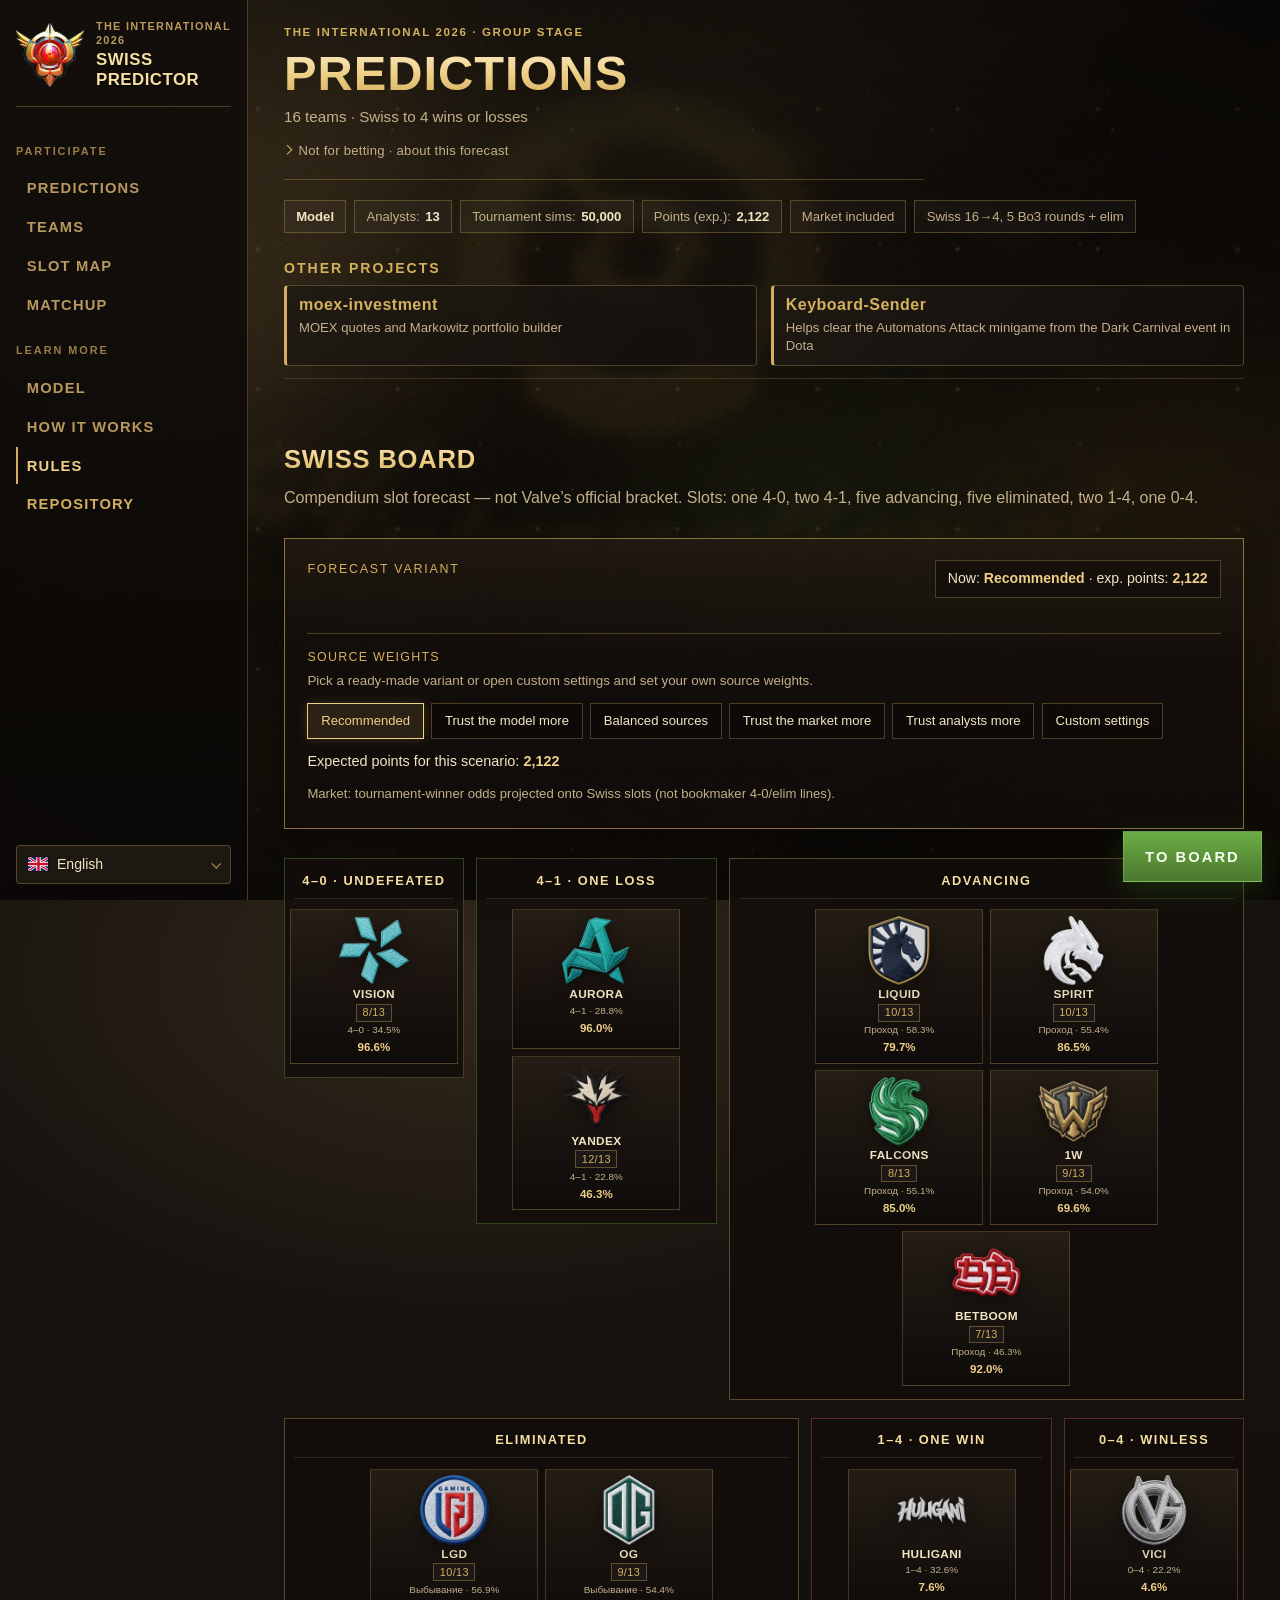
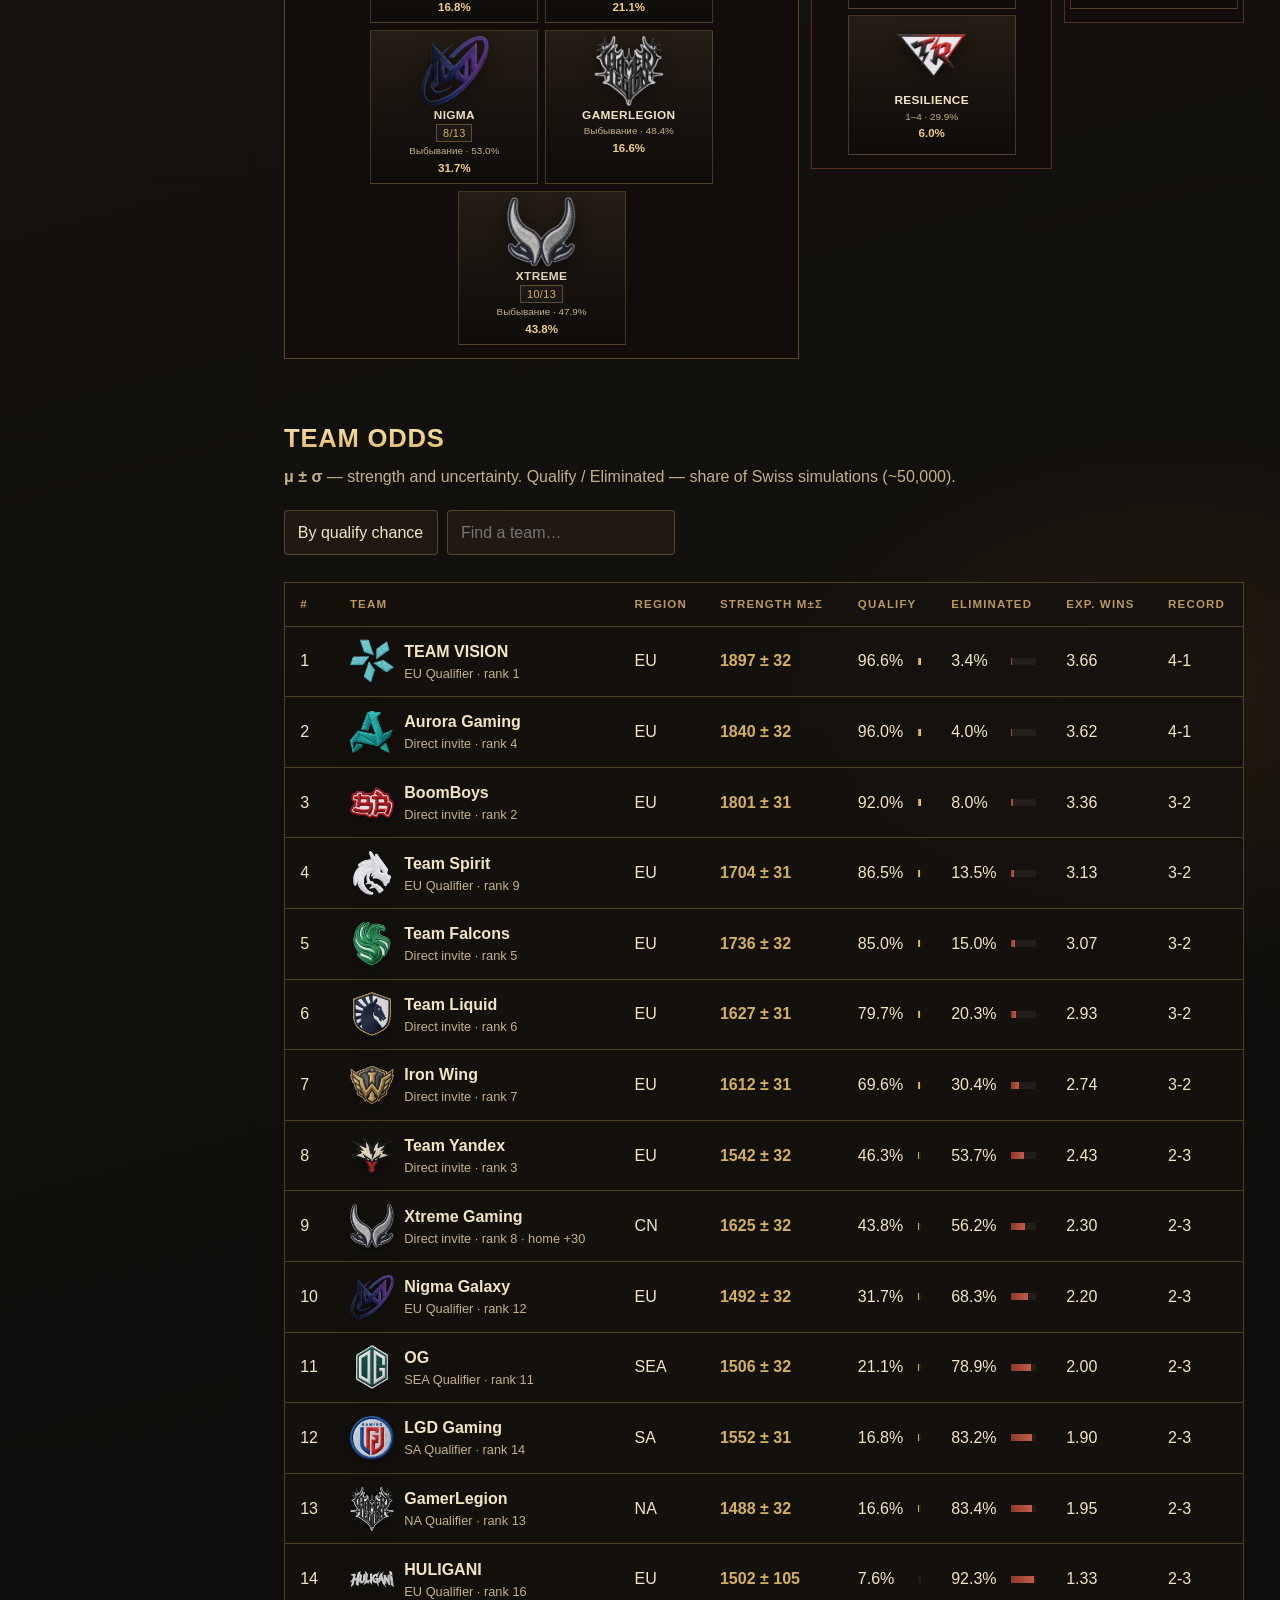
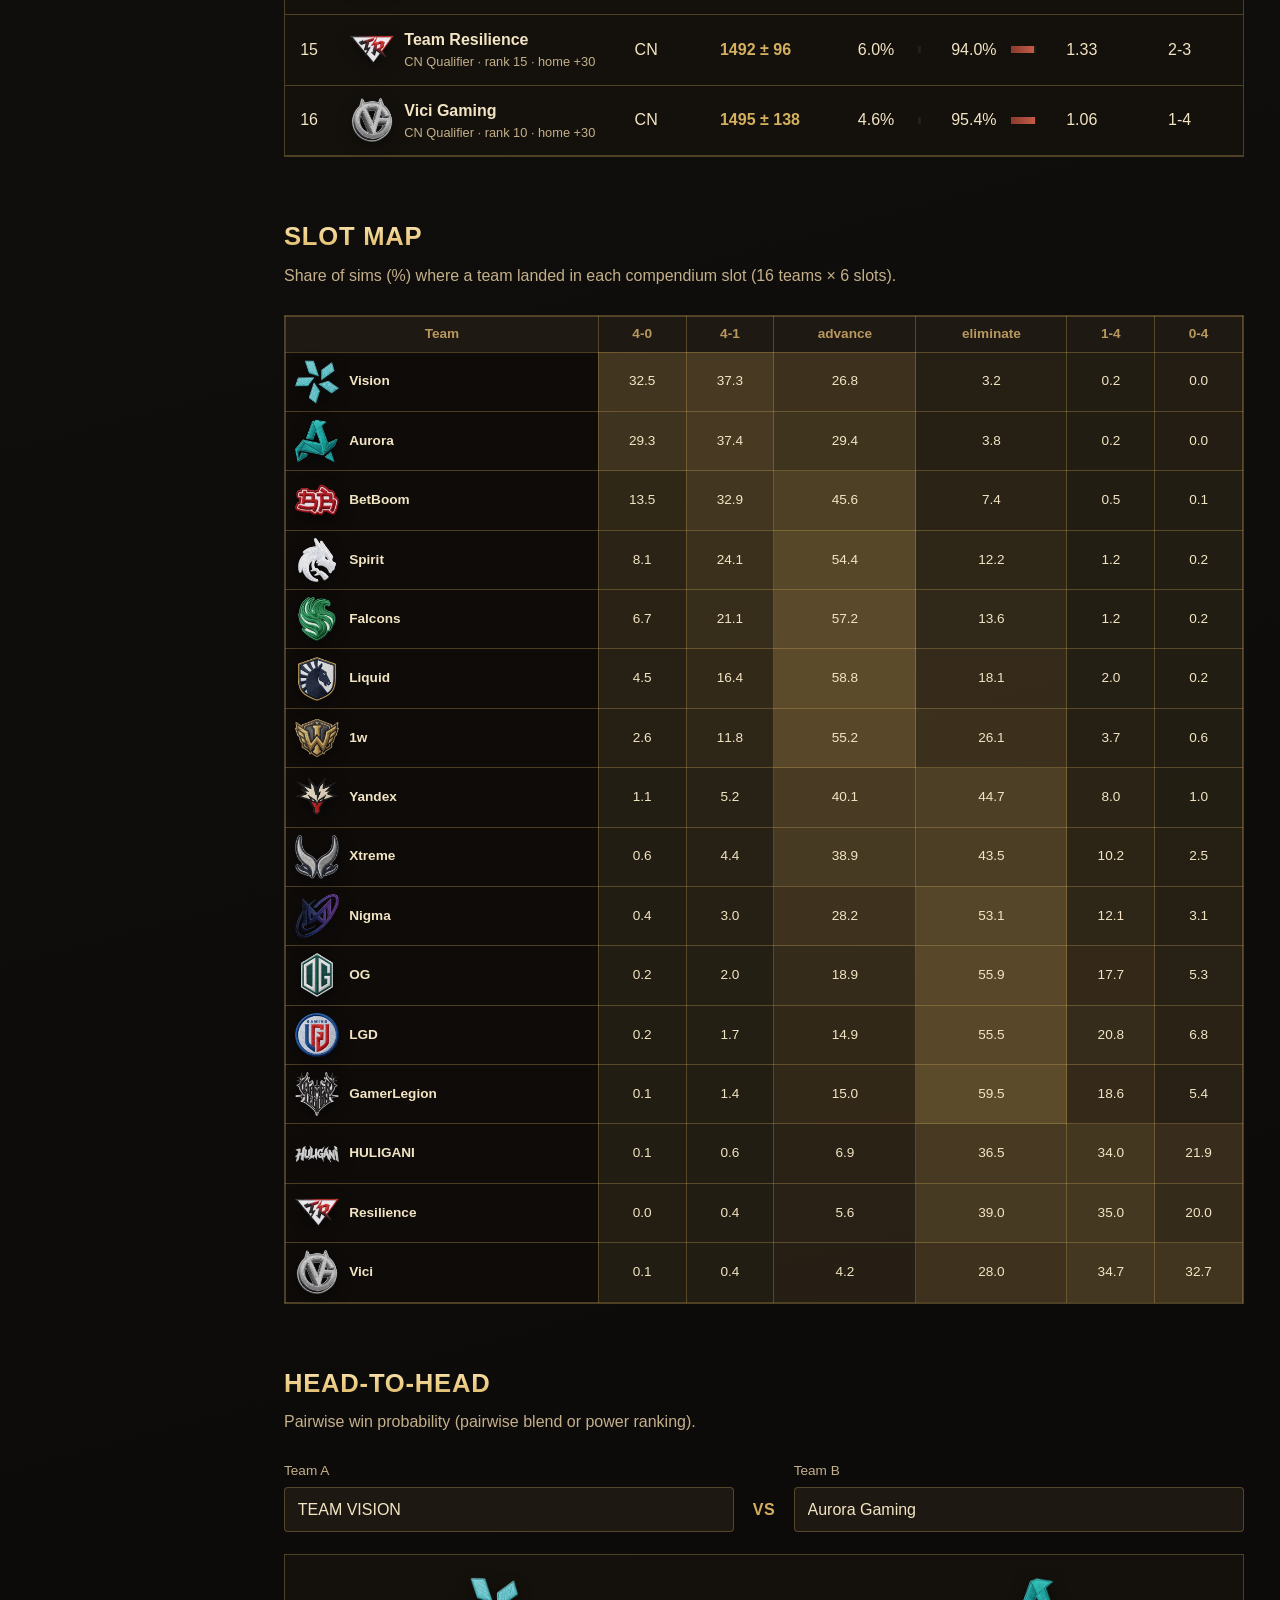
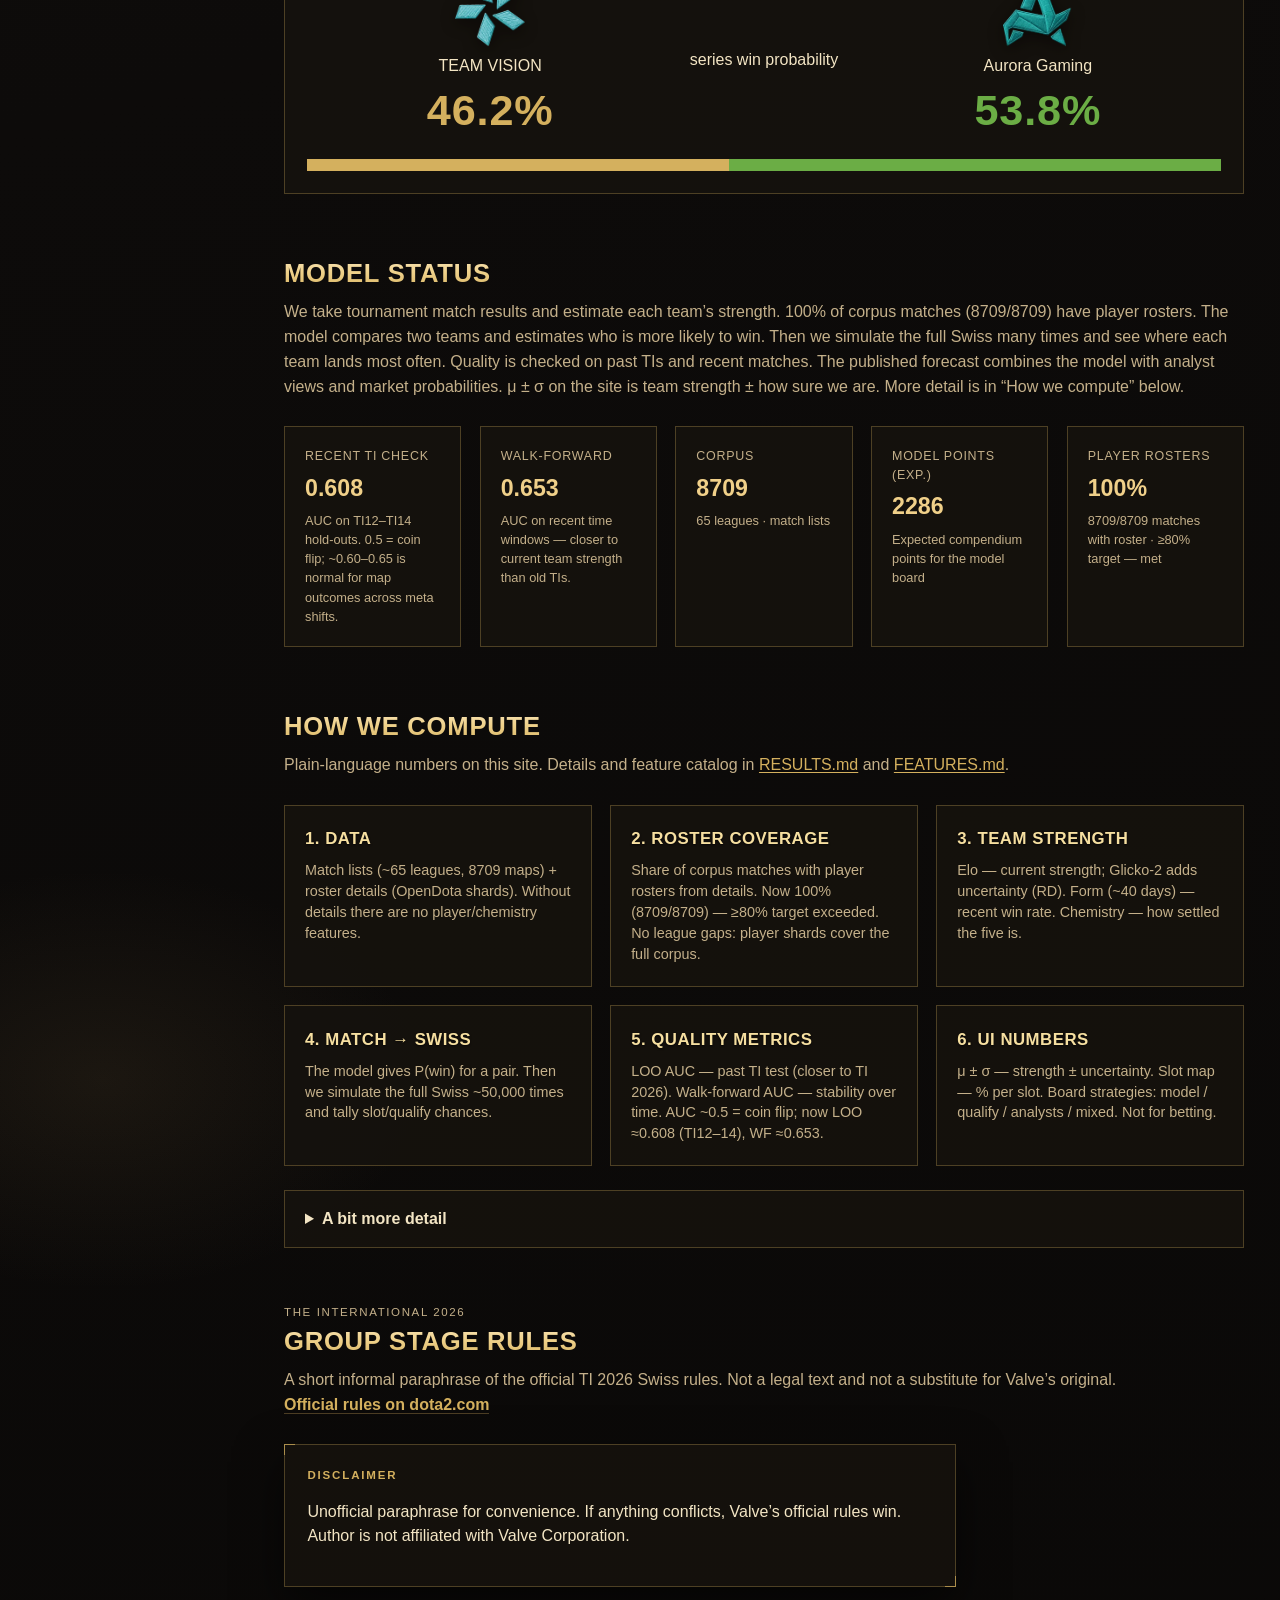
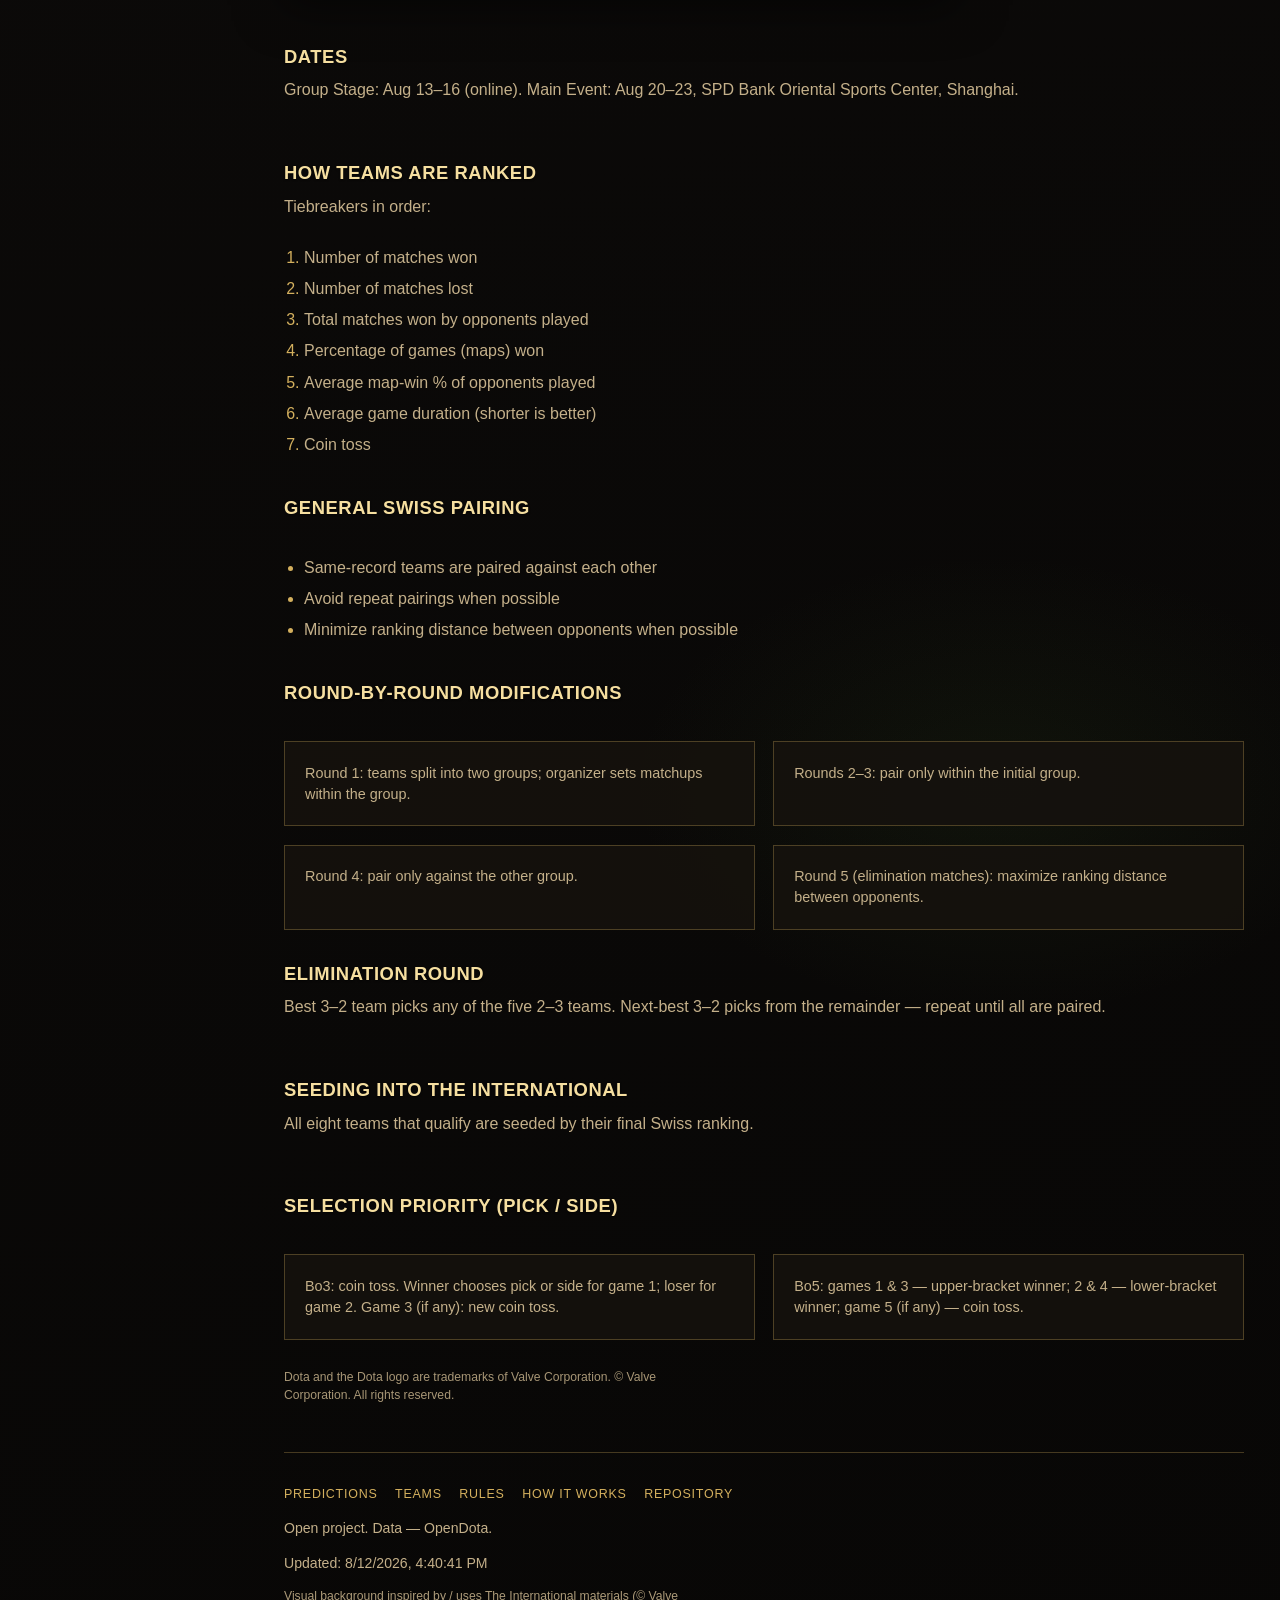
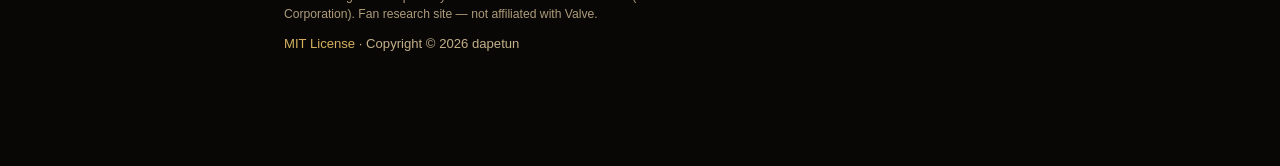
<file: docs/index.html>
<!DOCTYPE html>
<html lang="ru">
<head>
  <meta charset="UTF-8" />
  <meta name="viewport" content="width=device-width, initial-scale=1" />
  <title data-i18n="meta.title">TI 2026 · Прогноз Swiss</title>
  <meta name="description" data-i18n="meta.description" content="Прогноз групповой стадии The International 2026" />
  <!-- CSP hint: GitHub Pages cannot set HTTP CSP headers from static HTML alone.
       Tighten via Pages/custom headers when available. Fonts: Google Fonts CDN
       (IBM Plex Sans + Noto Sans + Roboto); self-host to drop third-party if needed. -->
  <meta
    http-equiv="Content-Security-Policy"
    content="default-src 'self'; script-src 'self'; style-src 'self' 'unsafe-inline' https://fonts.googleapis.com; font-src 'self' https://fonts.gstatic.com; img-src 'self' data:; connect-src 'self'; base-uri 'self'; form-action 'self'"
  />
  <link rel="preconnect" href="https://fonts.googleapis.com" />
  <link rel="preconnect" href="https://fonts.gstatic.com" crossorigin />
  <link href="https://fonts.googleapis.com/css2?family=IBM+Plex+Sans:wght@500;600;700&family=Noto+Sans:wght@400;500;600;700&family=Roboto:wght@400;500;600;700&display=swap" rel="stylesheet" />
  <link rel="stylesheet" href="assets/css/style.css" />
</head>
<body>
  <div class="atmosphere" aria-hidden="true">
    <!-- TI refs: darkened/blurred ambient only — not a Valve brand banner -->
    <div class="atmosphere-photo atmosphere-photo--scene"></div>
    <div class="atmosphere-photo atmosphere-photo--carpet"></div>
    <div class="atmosphere-photo atmosphere-photo--gold"></div>
    <div class="atmosphere-photo-veil"></div>
    <div class="haze"></div>
    <div class="mesh"></div>
    <div class="glow glow-a"></div>
    <div class="glow glow-b"></div>
    <div class="glow glow-c"></div>
    <div class="embers"></div>
    <div class="noise"></div>
    <div class="vignette"></div>
  </div>

  <div class="app-shell">
    <aside class="sidebar" id="sidebar">
      <a class="sidebar-brand" href="#board">
        <img
          class="brand-aegis"
          src="assets/img/brand-mark.png"
          alt=""
          width="68"
          height="68"
          decoding="async"
        />
        <div class="brand-copy">
          <p class="brand-kicker" data-i18n="brand.kicker">The International 2026</p>
          <h1 class="brand-title" data-i18n="brand.title">Прогноз Swiss</h1>
        </div>
      </a>

      <p class="nav-group-label" data-i18n="nav.group.participate">Участвуйте</p>
      <nav class="side-nav" data-i18n-aria="nav.aria.primary" aria-label="Primary">
        <a href="#board" data-i18n="nav.board">Прогнозы</a>
        <a href="#standings" data-i18n="nav.standings">Команды</a>
        <a href="#heatmap" data-i18n="nav.heatmap">Карта слотов</a>
        <a href="#matchup" data-i18n="nav.matchup">Матч</a>
      </nav>

      <p class="nav-group-label" data-i18n="nav.group.support">Подробнее</p>
      <nav class="side-nav" data-i18n-aria="nav.aria.secondary" aria-label="Secondary">
        <a href="#model" data-i18n="nav.model">Модель</a>
        <a href="#how" data-i18n="nav.how">Как считаем</a>
        <a href="#rules" data-i18n="nav.rules">Правила</a>
        <a class="nav-github" href="https://github.com/dapetun/dota-TI2026-predict" id="repo-link" rel="noopener noreferrer" target="_blank" data-i18n="nav.repo">Репозиторий</a>
      </nav>

      <div class="sidebar-foot">
        <div class="lang-switch" id="lang-switcher">
          <span class="sr-only" id="lang-switch-label" data-i18n="lang.label">Язык</span>
          <button
            type="button"
            class="lang-switch-btn"
            id="lang-switch-btn"
            aria-haspopup="listbox"
            aria-expanded="false"
            aria-controls="lang-switch-list"
            aria-labelledby="lang-switch-label"
          >
            <img class="lang-flag" id="lang-switch-flag" src="assets/img/flags/ru.svg" alt="" width="20" height="14" decoding="async" />
            <span class="lang-switch-text" id="lang-switch-text">Русский</span>
            <span class="lang-switch-chevron" aria-hidden="true"></span>
          </button>
          <ul class="lang-switch-list" id="lang-switch-list" role="listbox" hidden></ul>
        </div>
      </div>
    </aside>

    <div class="app-main">
      <header class="topbar">
        <p class="eyebrow" data-i18n="hero.eyebrow">The International 2026 · Групповая стадия</p>
        <h2 class="page-title" data-i18n="hero.title">Прогнозы</h2>
        <p class="page-lead" id="hero-lead" data-i18n="hero.lead">
          16 команд · Swiss до 4 побед или поражений
        </p>
        <details class="topbar-note" id="disclaimer-card">
          <summary data-i18n="disclaimer.summary">Не для ставок · кратко о прогнозе</summary>
          <p id="disclaimer-text" data-i18n="disclaimer.body">Загрузка…</p>
          <ul id="meta-warnings" class="meta-warnings" hidden></ul>
        </details>
      </header>

      <div class="hero-meta" id="hero-meta"></div>
      <p class="fallback-banner" id="fallback-banner" hidden></p>

      <aside class="other-projects-strip" aria-labelledby="other-projects-title">
        <p class="other-projects-label" id="other-projects-title" data-i18n="projects.title">Другие проекты</p>
        <div class="other-projects-grid">
          <a
            class="project-banner"
            href="https://github.com/dapetun/moex-investment"
            rel="noopener noreferrer"
            target="_blank"
          >
            <span class="project-banner-name">moex-investment</span>
            <span class="project-banner-desc" data-i18n="projects.moex.desc">Котировки Мосбиржи и портфель по Марковицу</span>
          </a>
          <a
            class="project-banner"
            href="https://github.com/dapetun/Keyboard-Sender"
            rel="noopener noreferrer"
            target="_blank"
          >
            <span class="project-banner-name">Keyboard-Sender</span>
            <span class="project-banner-desc" data-i18n="projects.keyboard.desc">Помогает пройти мини-игру «Атака автоматонов» из ивента «Тёмный карнавал» в Dota</span>
          </a>
        </div>
      </aside>

      <main>
        <section class="section section-board" id="board">
          <div class="section-head">
            <h3 data-i18n="board.title">Доска Swiss</h3>
            <p data-i18n="board.lead">
              Прогноз слотов компендиума — не официальная сетка Valve. Слоты: один 4-0, два 4-1, пять на проход, пять на выбывание, два 1-4, один 0-4.
            </p>
          </div>

          <div class="mode-panel" id="mode-panel">
            <div class="mode-panel-head">
              <div>
                <p class="mode-panel-label" data-i18n="mode.title">Смешивание источников</p>
              </div>
              <p class="mode-current" id="mode-summary"></p>
            </div>

            <div class="mode-groups" id="mode-groups" hidden></div>
            <div class="mode-variants" id="mode-variants" hidden></div>

            <label class="sr-only" for="board-strategy" data-i18n="board.strategy_label">Стратегия доски</label>
            <select id="board-strategy" class="sr-only-select" tabindex="-1" aria-hidden="true">
              <option value="points_optimal" data-i18n="strategy.points_optimal">Модель · максимум очков</option>
              <option value="qualify_rank" data-i18n="strategy.qualify_rank">Модель · по шансу пройти</option>
              <option value="analyst_consensus" data-i18n="strategy.analyst_consensus">Консенсус аналитиков</option>
              <option value="fusion" data-i18n="strategy.fusion">Рекомендуемый</option>
              <option value="fusion_model_heavy" data-i18n="strategy.fusion_model_heavy">Больше доверять модели</option>
              <option value="fusion_balanced" data-i18n="strategy.fusion_balanced">Баланс источников</option>
              <option value="fusion_market_lean" data-i18n="strategy.fusion_market_lean">Больше доверять рынку</option>
              <option value="fusion_analyst_lean" data-i18n="strategy.fusion_analyst_lean">Больше доверять аналитикам</option>
              <option value="fusion_custom" data-i18n="strategy.fusion_custom">Собственные настройки</option>
            </select>

            <div class="fusion-weights" id="fusion-weights" hidden>
              <p class="fusion-weights-label" data-i18n="fusion.weights_label">Вариант прогноза</p>
              <p class="fusion-weights-help" id="fusion-weights-help" data-i18n="fusion.weights_help">
                Выберите готовый вариант или задайте свои веса источников.
              </p>
              <div class="fusion-presets" id="fusion-presets"></div>
              <div class="fusion-custom-panel" id="fusion-custom-panel" hidden>
                <p class="fusion-custom-hint" data-i18n="fusion.custom_help">
                  Передвигайте ползунки — доска пересчитается сразу. Веса независимы и не обязаны давать 100%.
                </p>
                <div class="fusion-sliders" id="fusion-sliders"></div>
              </div>
              <p class="fusion-score" id="fusion-score"></p>
              <p class="market-disclaimer" id="market-disclaimer"></p>
            </div>
          </div>

          <div class="board swiss-board" id="swiss-board"></div>
        </section>

        <section class="section" id="standings">
          <div class="section-head row">
            <div>
              <h3 data-i18n="standings.title">Шансы команд</h3>
              <p data-i18n-html="standings.lead"><strong>μ ± σ</strong> — оценка силы и неопределённости. «Пройти» / «Вылететь» — доля симуляций Swiss (~50&nbsp;000).</p>
            </div>
            <div class="controls">
              <label class="sr-only" for="sort-by" data-i18n="standings.sort_label">Сортировка</label>
              <select id="sort-by">
                <option value="qualify" data-i18n="standings.sort.qualify">По шансу пройти</option>
                <option value="power" data-i18n="standings.sort.power">По силе</option>
                <option value="elim" data-i18n="standings.sort.elim">По шансу вылететь</option>
                <option value="alpha" data-i18n="standings.sort.alpha">А–Я</option>
              </select>
              <input id="search" type="search" data-i18n-placeholder="standings.search" placeholder="Найти команду…" />
            </div>
          </div>
          <div class="table-wrap">
            <table class="standings" id="standings-table">
              <thead>
                <tr>
                  <th data-i18n="standings.th.rank">#</th>
                  <th data-i18n="standings.th.team">Команда</th>
                  <th data-i18n="standings.th.region">Регион</th>
                  <th data-i18n="standings.th.strength">Сила μ±σ</th>
                  <th data-i18n="standings.th.qualify">Пройти</th>
                  <th data-i18n="standings.th.elim">Вылететь</th>
                  <th data-i18n="standings.th.wins">Ожид. побед</th>
                  <th data-i18n="standings.th.record">Рекорд</th>
                </tr>
              </thead>
              <tbody></tbody>
            </table>
          </div>
        </section>

        <section class="section" id="heatmap">
          <div class="section-head">
            <h3 data-i18n="heatmap.title">Карта слотов</h3>
            <p data-i18n="heatmap.lead">Доля симуляций (%), где команда оказалась в каждом слоте компендиума (16 команд × 6 слотов).</p>
          </div>
          <div class="table-wrap heatmap-wrap">
            <table class="heatmap" id="slot-heatmap"></table>
          </div>
        </section>

        <section class="section" id="matchup">
          <div class="section-head">
            <h3 data-i18n="matchup.title">Кто кого</h3>
            <p data-i18n="matchup.lead">Парная вероятность победы между командами.</p>
          </div>
          <div class="matchup">
            <div class="matchup-pick">
              <label for="team-a" data-i18n="matchup.team_a">Команда A</label>
              <select id="team-a"></select>
            </div>
            <div class="matchup-vs" aria-hidden="true">VS</div>
            <div class="matchup-pick">
              <label for="team-b" data-i18n="matchup.team_b">Команда B</label>
              <select id="team-b"></select>
            </div>
          </div>
          <div class="matchup-result" id="matchup-result"></div>
        </section>

        <section class="section" id="model">
          <div class="section-head">
            <h3 data-i18n="model.title">Состояние модели</h3>
            <p id="methodology-text" data-i18n="model.methodology">Модель по матчам и силе команд (μ±σ).</p>
          </div>
          <div class="metrics" id="metrics-grid"></div>
        </section>

        <section class="section" id="how">
          <div class="section-head">
            <h3 data-i18n="how.title">Как считаем</h3>
            <p>
              <span data-i18n="how.lead_before">Простыми словами — что за цифры на сайте и откуда они берутся. Детали и каталог признаков — в</span>
              <a href="https://github.com/dapetun/dota-TI2026-predict/blob/prod/docs/RESULTS.md" rel="noopener noreferrer" target="_blank">RESULTS.md</a>
              <span data-i18n="how.lead_and">и</span>
              <a href="https://github.com/dapetun/dota-TI2026-predict/blob/prod/docs/FEATURES.md" rel="noopener noreferrer" target="_blank">FEATURES.md</a>.
            </p>
          </div>
          <div class="how-grid">
            <article class="how-card">
              <h4 data-i18n="how.card1.title">1. Данные</h4>
              <p data-i18n="how.card1.body">Списки матчей (~65 лиг, 8709 карт) + детали составов (осколки OpenDota). Без деталей нет признаков игроков и сыгранности.</p>
            </article>
            <article class="how-card">
              <h4 data-i18n="how.card2.title">2. Покрытие составов</h4>
              <p data-i18n="how.card2.body">Доля матчей корпуса, где есть состав игроков из деталей. Сейчас 100% (8709/8709) — цель ≥80% выполнена с запасом. Дыр по лигам нет: shards с players покрывают весь корпус.</p>
            </article>
            <article class="how-card">
              <h4 data-i18n="how.card3.title">3. Сила команды</h4>
              <p data-i18n="how.card3.body">Elo — текущая сила по результатам; Glicko-2 добавляет неопределённость (RD). Форма (~40 дней) — недавний процент побед. Сыгранность — насколько пятёрка сыграна вместе.</p>
            </article>
            <article class="how-card">
              <h4 data-i18n="how.card4.title">4. Матч → Swiss</h4>
              <p data-i18n="how.card4.body">Модель даёт P(победа) в паре. Затем ~50&nbsp;000 раз разыгрываем весь Swiss и считаем шансы слотов и прохода.</p>
            </article>
            <article class="how-card">
              <h4 data-i18n="how.card5.title">5. Метрики качества</h4>
              <p data-i18n="how.card5.body">LOO AUC — тест на прошлых TI (ближе к TI 2026). Walk-forward AUC — устойчивость во времени. AUC ~0.5 = монетка; у смеси сейчас LOO ≈0.58, WF ≈0.64.</p>
            </article>
            <article class="how-card">
              <h4 data-i18n="how.card6.title">6. Числа в интерфейсе</h4>
              <p data-i18n="how.card6.body">μ ± σ — сила команды и насколько мы в ней уверены. Карта слотов — шансы попасть в каждый слот. Можно выбрать готовый вариант прогноза или свои веса.</p>
            </article>
          </div>
          <details class="how-details">
            <summary data-i18n="how.details_summary">Чуть подробнее (для интересующихся)</summary>
            <ul>
              <li data-i18n="how.details_li1">Строка игрока: в деталях есть players[], account_id ≠ 0/None и известен team_id стороны.</li>
              <li data-i18n="how.details_li2">Покрытие составов: 100% (8709/8709). Детали докачаны по всем лигам корпуса (DLS28/29, EWC 2026, TI14, ESL Birmingham, Wallachia S8, BLAST VI/VII и др.). Need download=0.</li>
              <li data-i18n="how.details_li3">Полураспад выборки 210д × tier (TI/major/qual/online); форма ~40д; патч ≥7.41 ×1.25.</li>
              <li data-i18n="how.details_li4">Основная модель — CatBoost по парам команд.</li>
              <li data-i18n="how.details_li5">Нечётный остаток в корзине рекорда Swiss получает bye без авто-победы (упрощение симуляции).</li>
            </ul>
          </details>
        </section>

        <section class="section rules-page" id="rules">
          <div class="section-head">
            <p class="eyebrow" data-i18n="rules.eyebrow">The International 2026</p>
            <h3 data-i18n="rules.title">Правила групповой стадии</h3>
            <p data-i18n="rules.lead">
              Краткий вольный пересказ официальных правил Swiss для TI 2026. Это не юридический текст и не замена оригиналу Valve.
            </p>
            <p class="rules-official">
              <a href="https://www.dota2.com/esports/ti15/tirules" rel="noopener noreferrer" target="_blank" data-i18n="rules.official_link">Официальные правила на dota2.com</a>
            </p>
          </div>

          <aside class="hero-card rules-disclaimer-card">
            <p class="card-label" data-i18n="rules.disclaimer_label">Дисклеймер</p>
            <p data-i18n="rules.disclaimer">
              Страница — неофициальный пересказ для удобства. При расхождениях верны только официальные правила Valve. Автор не связан с Valve Corporation.
            </p>
          </aside>

          <div class="rules-section">
            <div class="section-head">
              <h4 data-i18n="rules.dates_title">Даты</h4>
              <p data-i18n="rules.dates_body">
                Групповая стадия: 13–16 августа (онлайн). Основной турнир: 20–23 августа, SPD Bank Oriental Sports Center, Шанхай.
              </p>
            </div>
          </div>

          <div class="rules-section">
            <div class="section-head">
              <h4 data-i18n="rules.rank_title">Как ранжируют команды</h4>
              <p data-i18n="rules.rank_intro">Порядок критериев (сверху вниз):</p>
            </div>
            <ol class="rules-list">
              <li data-i18n="rules.rank_1">Число выигранных матчей</li>
              <li data-i18n="rules.rank_2">Число проигранных матчей</li>
              <li data-i18n="rules.rank_3">Сумма побед соперников, с которыми играли</li>
              <li data-i18n="rules.rank_4">Процент выигранных карт</li>
              <li data-i18n="rules.rank_5">Средний процент побед карт у соперников</li>
              <li data-i18n="rules.rank_6">Средняя длительность карты (короче — лучше)</li>
              <li data-i18n="rules.rank_7">Жребий (монетка)</li>
            </ol>
          </div>

          <div class="rules-section">
            <div class="section-head">
              <h4 data-i18n="rules.pair_title">Общие правила пар Swiss</h4>
            </div>
            <ul class="rules-list rules-bullets">
              <li data-i18n="rules.pair_1">Команды с одинаковым рекордом ставят друг против друга</li>
              <li data-i18n="rules.pair_2">Повторных пар избегают, когда можно</li>
              <li data-i18n="rules.pair_3">Стараются минимизировать разрыв в рейтинге между соперниками</li>
            </ul>
          </div>

          <div class="rules-section">
            <div class="section-head">
              <h4 data-i18n="rules.round_title">Особенности по раундам</h4>
            </div>
            <div class="how-grid rules-grid">
              <article class="how-card">
                <p data-i18n="rules.round_1">Раунд 1: команды делят на две группы; пары задаёт организатор внутри группы.</p>
              </article>
              <article class="how-card">
                <p data-i18n="rules.round_2">Раунды 2–3: пары только внутри исходной группы.</p>
              </article>
              <article class="how-card">
                <p data-i18n="rules.round_3">Раунд 4: пары только с командами из другой группы.</p>
              </article>
              <article class="how-card">
                <p data-i18n="rules.round_4">Раунд 5 (матчи на выбывание): стараются максимизировать разрыв в рейтинге между соперниками.</p>
              </article>
            </div>
          </div>

          <div class="rules-section">
            <div class="section-head">
              <h4 data-i18n="rules.elim_title">Раунд на выбывание</h4>
              <p data-i18n="rules.elim_body">
                Лучшая команда 3–2 выбирает любого из пяти соперников 2–3. Следующая по рейтингу 3–2 выбирает из оставшихся — и так далее, пока все не получат пару.
              </p>
            </div>
          </div>

          <div class="rules-section">
            <div class="section-head">
              <h4 data-i18n="rules.seed_title">Посев на основной турнир</h4>
              <p data-i18n="rules.seed_body">
                Все восемь команд, прошедшие в The International, получают посев по итоговому рейтингу Swiss.
              </p>
            </div>
          </div>

          <div class="rules-section">
            <div class="section-head">
              <h4 data-i18n="rules.pick_title">Приоритет выбора (пик / сторона)</h4>
            </div>
            <div class="how-grid rules-grid">
              <article class="how-card">
                <p data-i18n="rules.pick_bo3">
                  Bo3: жребий. Победитель выбирает пик или сторону в 1-й карте; проигравший — во 2-й. На 3-й (если есть) — новый жребий.
                </p>
              </article>
              <article class="how-card">
                <p data-i18n="rules.pick_bo5">
                  Bo5: 1-я и 3-я — победитель верхней сетки; 2-я и 4-я — победитель нижней; 5-я (если есть) — жребий.
                </p>
              </article>
            </div>
          </div>

          <p class="rules-trademark" data-i18n="rules.trademark">
            Dota и логотип Dota — товарные знаки Valve Corporation. © Valve Corporation. Все права защищены.
          </p>
        </section>

      </main>

      <footer class="site-footer">
        <nav class="footer-nav" data-i18n-aria="footer.aria" aria-label="Footer">
          <a href="#board" data-i18n="nav.board">Прогнозы</a>
          <a href="#standings" data-i18n="nav.standings">Команды</a>
          <a href="#rules" data-i18n="nav.rules">Правила</a>
          <a href="#how" data-i18n="nav.how">Как считаем</a>
          <a href="https://github.com/dapetun/dota-TI2026-predict" rel="noopener noreferrer" target="_blank" data-i18n="nav.repo">Репозиторий</a>
        </nav>

        <p data-i18n="footer.open">Данные — OpenDota.</p>
        <p id="footer-stamp"></p>
        <p class="footer-attribution" data-i18n="footer.visual_attribution">
          Визуальный фон вдохновлён / использует материалы The International (© Valve Corporation). Фанатский исследовательский сайт, не аффилирован с Valve.
        </p>
        <p class="license-line">
          <a href="https://github.com/dapetun/dota-TI2026-predict/blob/prod/LICENSE" rel="noopener noreferrer" target="_blank" data-i18n="footer.license">Лицензия MIT</a>
          · <span data-i18n="footer.copyright">Copyright © 2026 dapetun</span>
        </p>
      </footer>
    </div>
  </div>

  <a class="cta-play" href="#board" data-i18n="cta.board">К доске</a>

  <script src="assets/js/app.js" type="module"></script>
</body>
</html>
</file>
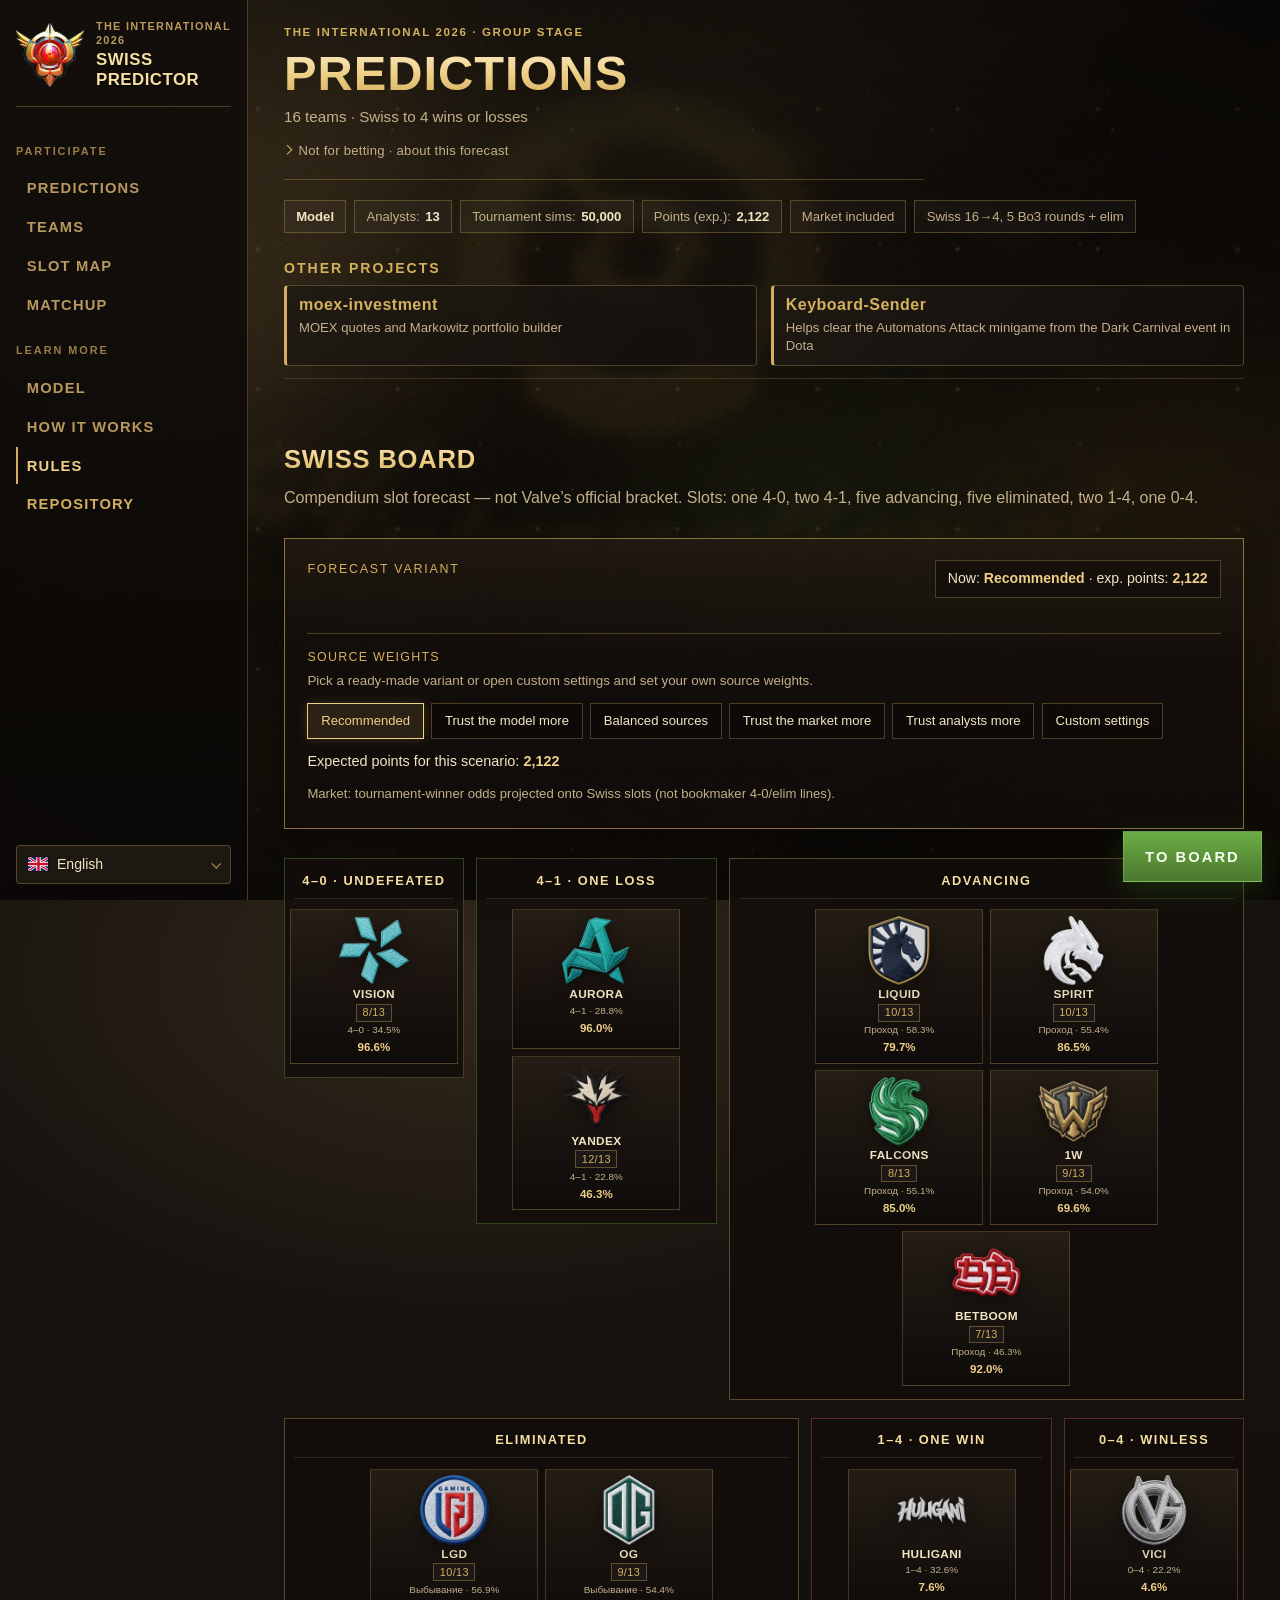
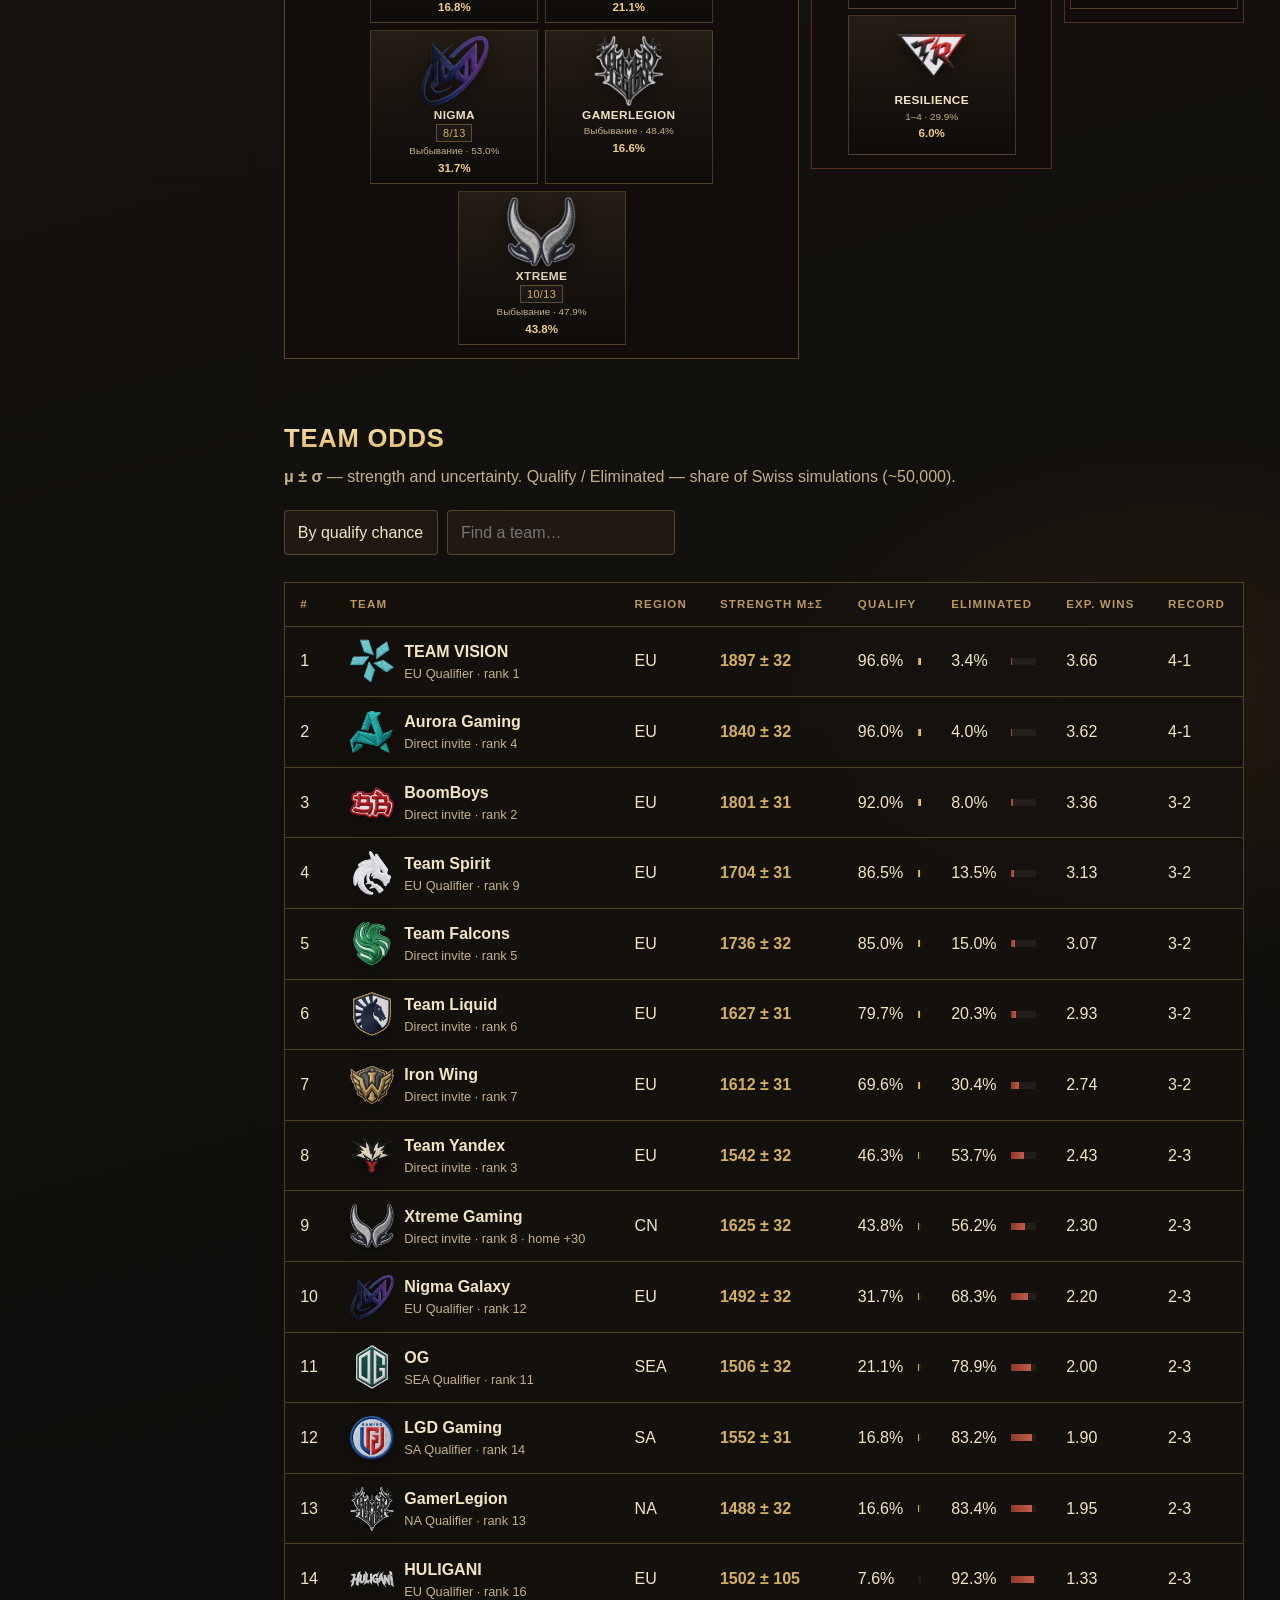
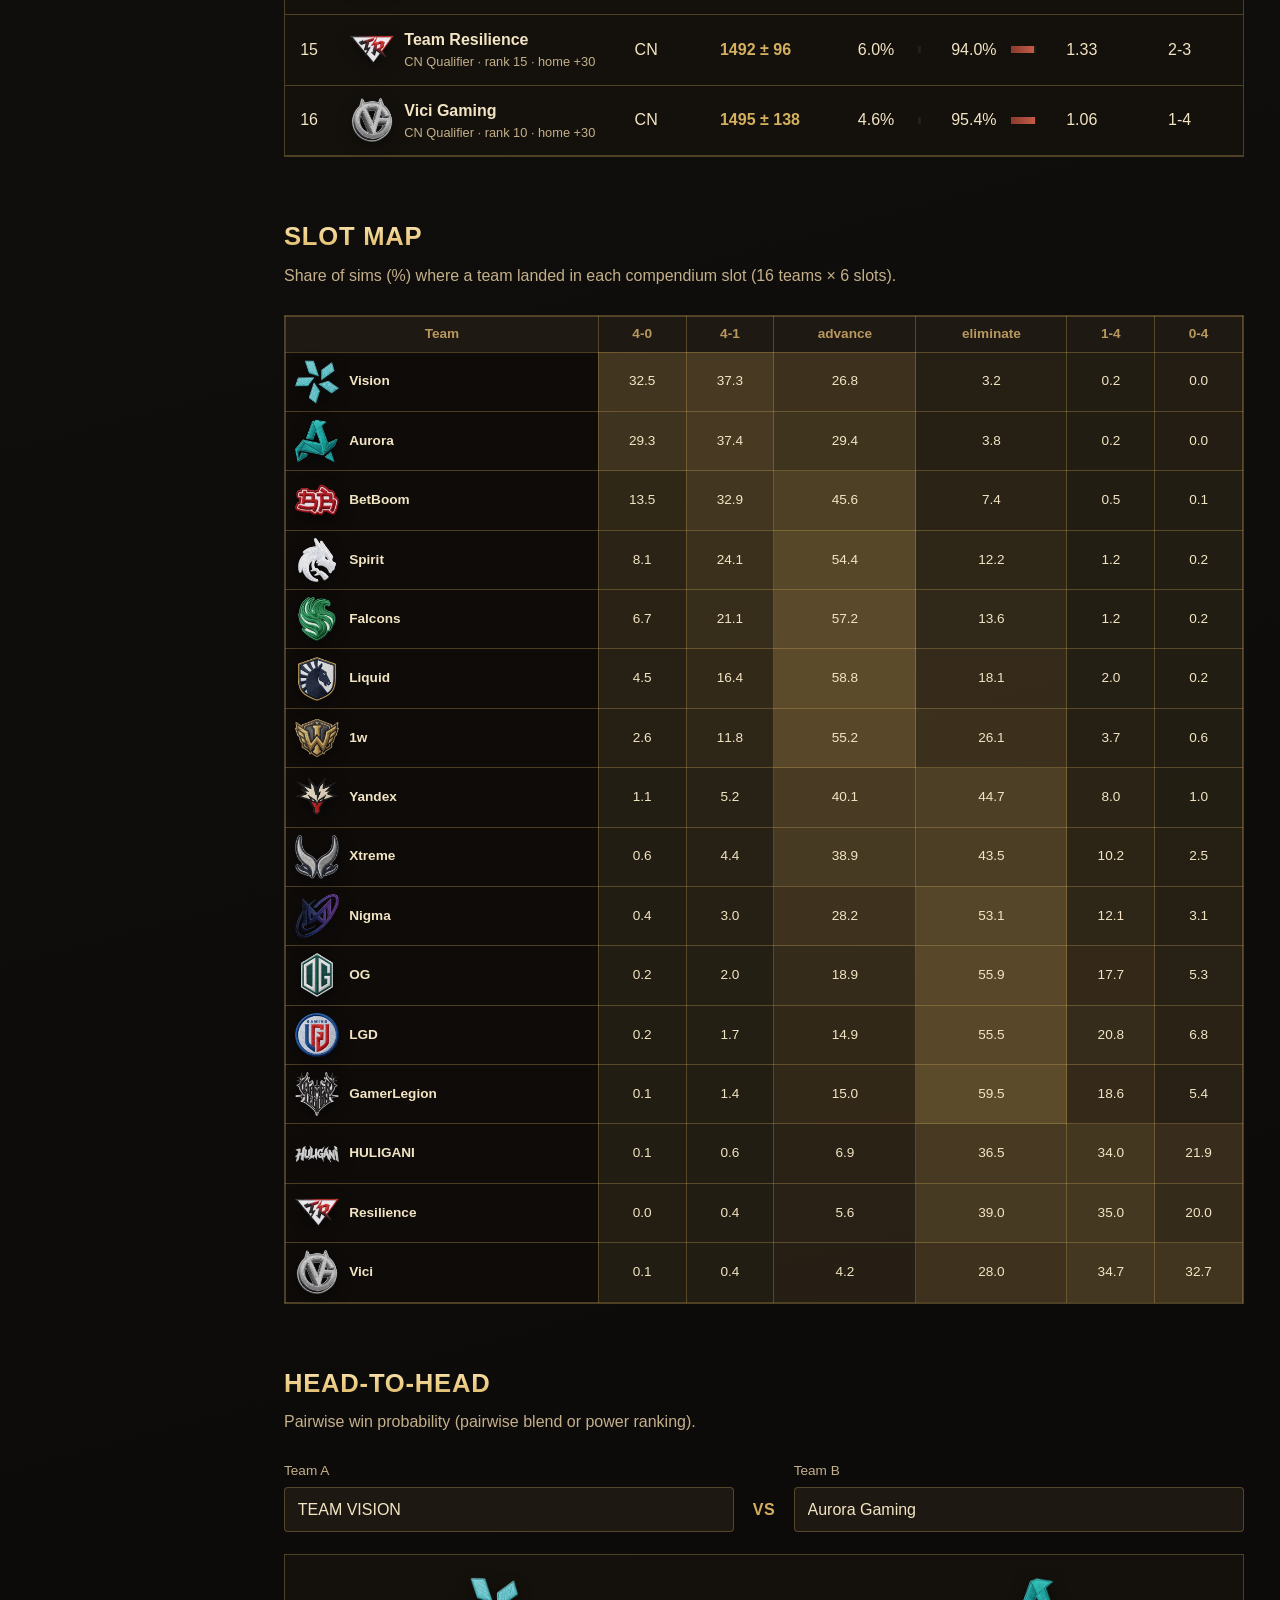
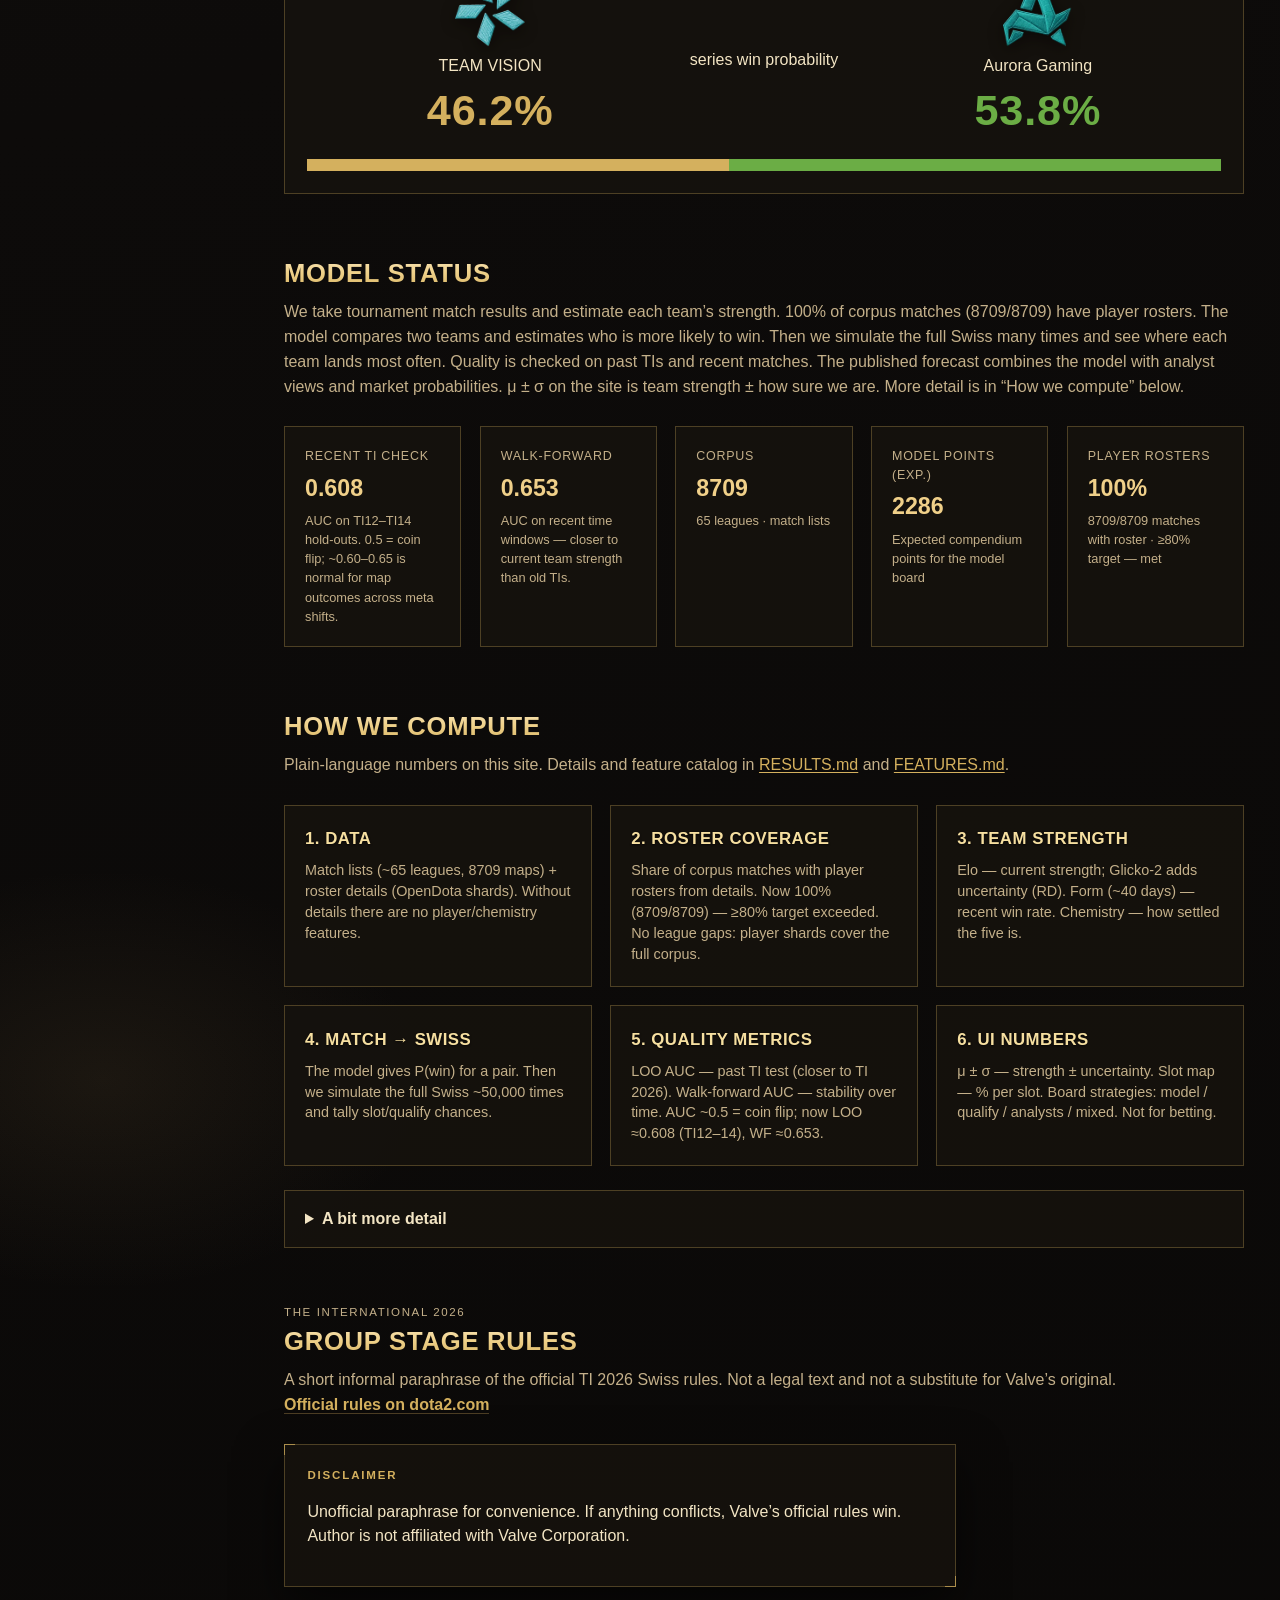
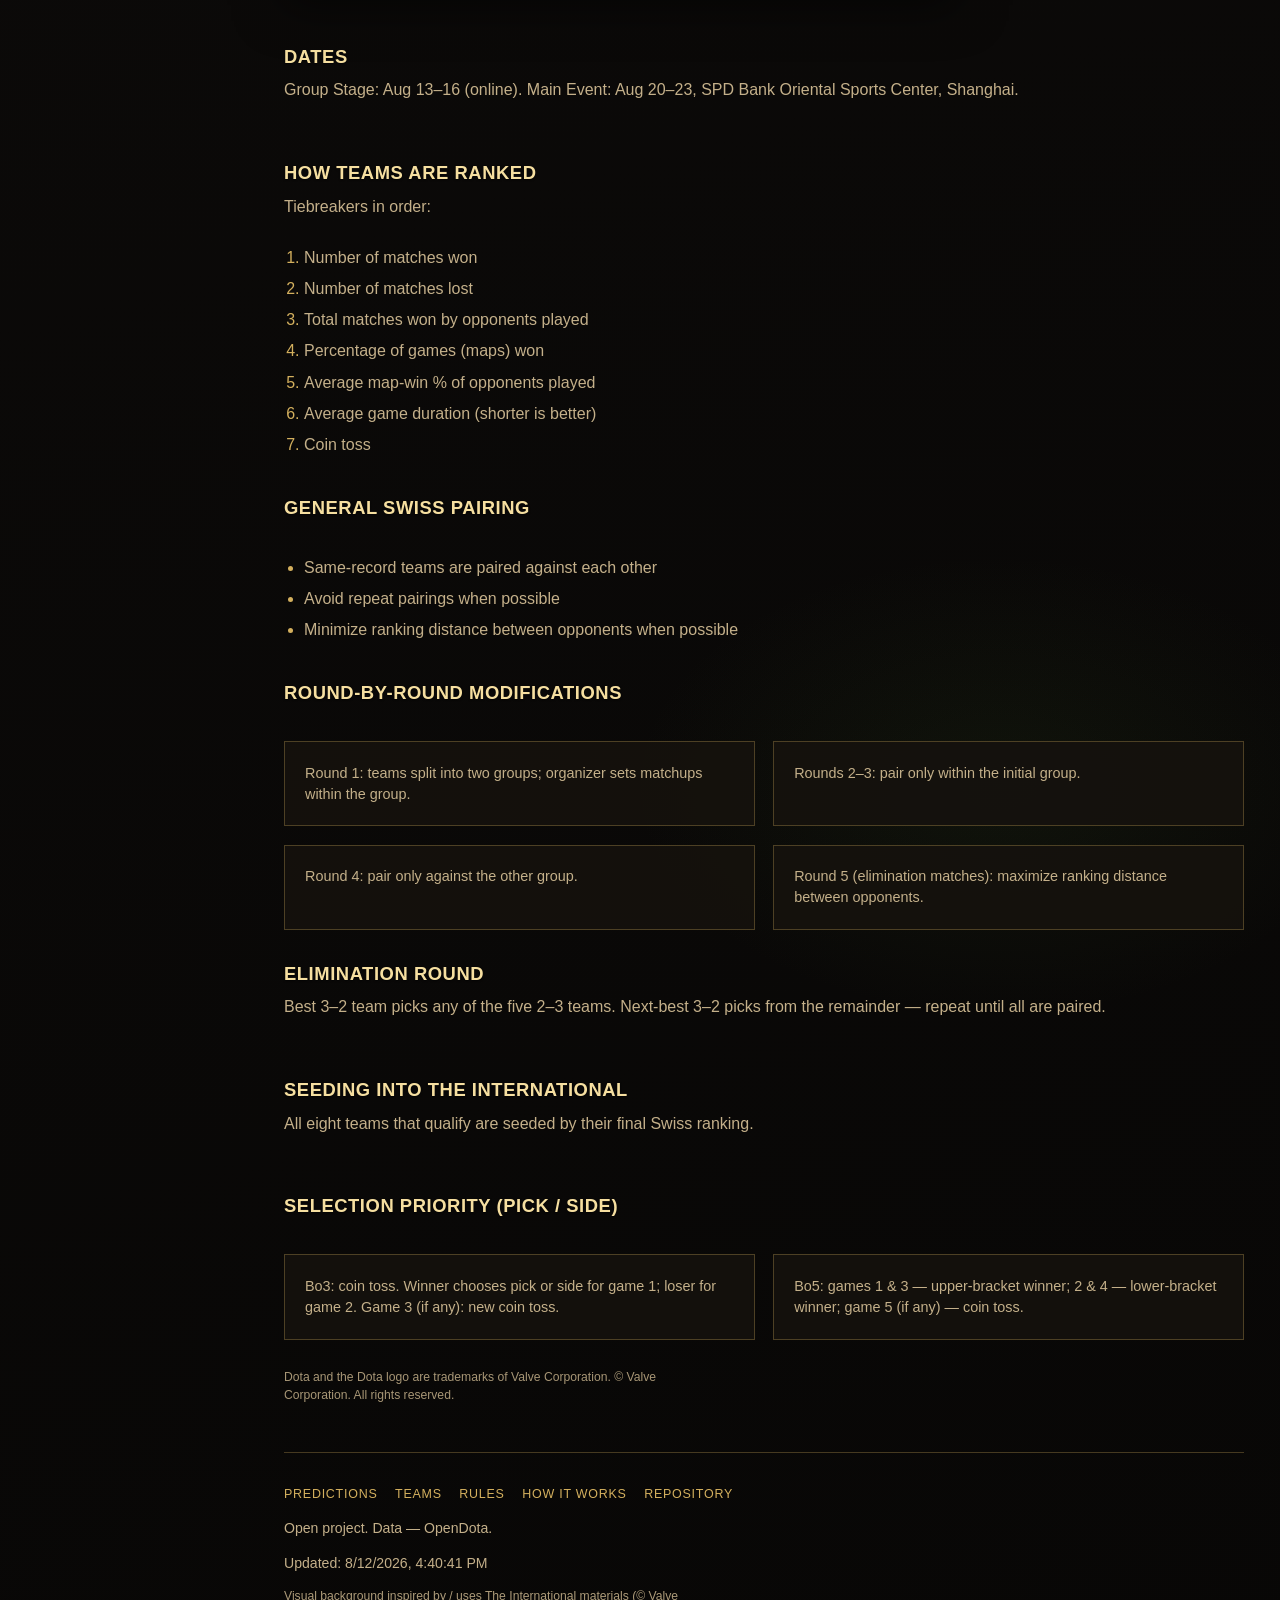
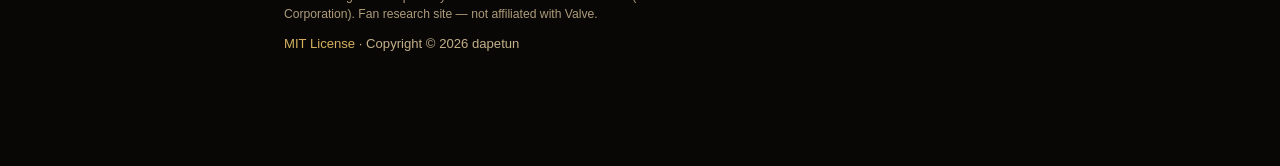
<file: docs/rules.html>
<!DOCTYPE html>
<html lang="ru">
<head>
  <meta charset="UTF-8" />
  <meta name="viewport" content="width=device-width, initial-scale=1" />
  <title data-i18n="rules.meta_title">Правила Swiss TI 2026</title>
  <meta http-equiv="refresh" content="0; url=index.html#rules" />
  <link rel="canonical" href="index.html#rules" />
  <script>
    location.replace("index.html#rules");
  </script>
</head>
<body>
  <p><a href="index.html#rules" data-i18n="rules.redirect">Правила групповой стадии →</a></p>
  <script type="module">
    import { initI18n } from "./assets/js/i18n.js";
    initI18n();
  </script>
</body>
</html>
</file>
<file: docs/assets/css/style.css>
:root {
  --bg: #0d0b0a;
  --bg-elev: rgba(22, 18, 14, 0.9);
  --bg-soft: rgba(32, 26, 20, 0.94);
  --bg-panel: rgba(18, 14, 11, 0.84);
  --line: rgba(212, 176, 94, 0.3);
  --line-strong: rgba(232, 196, 106, 0.55);
  --text: #f3e5c4;
  /* Secondary copy: keep warm, but light enough to read on dark panels (was muddy #a39276). */
  --muted: #c4b08a;
  --muted-gold: #b8985e;
  --gold: #d4b05e;
  --gold-bright: #f0d089;
  /* Headings lean gold vs body cream so titles separate from the field. */
  --heading: #f6dfa0;
  --heading-grad: linear-gradient(180deg, #fbe9c4 0%, #efd18a 48%, #d4b05e 100%);
  --heading-shadow: 0 1px 2px rgba(0, 0, 0, 0.65);
  --gold-soft: #b8893a;
  --bronze: #9a7d4a;
  --teal: #6bad45;
  --cta: #4c782f;
  --cta-hi: #6bad45;
  --danger: #c45c48;
  --ok: #6bad45;
  --warn: #d4b05e;
  --shadow: 0 18px 48px rgba(0, 0, 0, 0.55);
  --radius: 4px;
  --font: "Noto Sans", "Segoe UI", sans-serif;
  --display: "IBM Plex Sans", "Segoe UI", sans-serif;
  --stats: "Roboto", "Segoe UI", sans-serif;
  --fw-body: 500;
  --fw-ui: 600;
  --fw-strong: 700;
  --sidebar-w: 15.5rem;
}

* { box-sizing: border-box; }
html { scroll-behavior: smooth; }
body {
  margin: 0;
  min-height: 100vh;
  font-family: var(--font);
  font-weight: var(--fw-body);
  color: var(--text);
  background:
    radial-gradient(1100px 640px at 38% 12%, rgba(197, 160, 89, 0.16), transparent 55%),
    radial-gradient(820px 520px at 92% 28%, rgba(90, 61, 24, 0.22), transparent 52%),
    radial-gradient(760px 480px at 78% 88%, rgba(76, 120, 47, 0.1), transparent 48%),
    radial-gradient(640px 420px at 8% 72%, rgba(125, 101, 63, 0.14), transparent 50%),
    linear-gradient(165deg, #1a1410 0%, #12100d 28%, var(--bg) 58%, #080706 100%);
  line-height: 1.5;
}

.atmosphere {
  pointer-events: none;
  position: fixed;
  inset: 0;
  z-index: 0;
  overflow: hidden;
}
/* Full-bleed TI ambient plane: mild blur + veil so photo texture reads, Valve marks stay non-brand */
.atmosphere-photo {
  position: absolute;
  inset: -4%;
  background-repeat: no-repeat;
  background-size: cover;
}
.atmosphere-photo--scene {
  background-image: url("../img/ti2026-atmosphere.jpg");
  background-position: 50% 42%;
  opacity: 0.34;
  filter: blur(4px) saturate(0.88) brightness(0.58);
  transform: scale(1.06);
}
.atmosphere-photo--carpet {
  background-image: url("../img/ti2026-carpet-texture.jpg");
  background-position: 18% 88%;
  background-size: cover;
  opacity: 0.24;
  filter: blur(3px) brightness(0.52) contrast(1.08);
  mix-blend-mode: soft-light;
}
.atmosphere-photo--gold {
  /* Embroidered gold as soft glow only; heavy blur keeps logo from reading as brand mark */
  background-image: url("../img/ti2026-ref-aegis.jpg");
  background-position: 72% 28%;
  background-size: 78% auto;
  opacity: 0.11;
  filter: blur(32px) brightness(0.42) saturate(1.15);
  mix-blend-mode: screen;
  transform: scale(1.2);
}
.atmosphere-photo-veil {
  position: absolute;
  inset: 0;
  background:
    linear-gradient(165deg, rgba(10, 8, 6, 0.64) 0%, rgba(10, 8, 6, 0.36) 38%, rgba(8, 6, 5, 0.55) 100%),
    radial-gradient(ellipse 78% 68% at 48% 36%, transparent 22%, rgba(8, 6, 5, 0.62) 100%);
}
.haze {
  position: absolute;
  inset: -8%;
  background:
    radial-gradient(ellipse 70% 45% at 50% 0%, rgba(232, 200, 120, 0.09), transparent 62%),
    radial-gradient(ellipse 55% 40% at 15% 85%, rgba(166, 124, 46, 0.08), transparent 70%),
    radial-gradient(ellipse 50% 35% at 85% 60%, rgba(76, 120, 47, 0.05), transparent 68%);
  animation: haze-breathe 22s ease-in-out infinite;
}
.mesh {
  position: absolute;
  inset: 0;
  opacity: 0.045;
  background-image:
    linear-gradient(rgba(197, 160, 89, 0.35) 1px, transparent 1px),
    linear-gradient(90deg, rgba(197, 160, 89, 0.28) 1px, transparent 1px);
  background-size: 72px 72px;
  mask-image: radial-gradient(ellipse 75% 65% at 50% 40%, #000 20%, transparent 78%);
  -webkit-mask-image: radial-gradient(ellipse 75% 65% at 50% 40%, #000 20%, transparent 78%);
}
.vignette {
  position: absolute;
  inset: 0;
  background:
    radial-gradient(ellipse 85% 75% at 50% 42%, transparent 35%, rgba(8, 6, 5, 0.55) 100%),
    linear-gradient(180deg, rgba(8, 6, 5, 0.25) 0%, transparent 18%, transparent 78%, rgba(8, 6, 5, 0.45) 100%);
}
.noise {
  position: absolute;
  inset: 0;
  opacity: 0.07;
  mix-blend-mode: soft-light;
  background-image: url("data:image/svg+xml,%3Csvg viewBox='0 0 200 200' xmlns='http://www.w3.org/2000/svg'%3E%3Cfilter id='n'%3E%3CfeTurbulence type='fractalNoise' baseFrequency='0.85' numOctaves='3' stitchTiles='stitch'/%3E%3C/filter%3E%3Crect width='100%25' height='100%25' filter='url(%23n)'/%3E%3C/svg%3E");
}
.glow {
  position: absolute;
  width: 46vw;
  height: 46vw;
  border-radius: 50%;
  filter: blur(100px);
  opacity: 0.2;
}
.glow-a { top: -14%; left: -12%; background: #c5a059; animation: drift 18s ease-in-out infinite; }
.glow-b { bottom: 4%; right: -16%; width: 40vw; height: 40vw; background: #5a3d18; opacity: 0.24; animation: drift 24s ease-in-out infinite reverse; }
.glow-c {
  top: 42%;
  left: 48%;
  width: 28vw;
  height: 28vw;
  background: #3d5c28;
  opacity: 0.12;
  animation: drift 28s ease-in-out infinite;
}
.embers {
  position: absolute;
  inset: 0;
  background-image:
    radial-gradient(circle at 18% 72%, rgba(232, 200, 120, 0.16) 0 1px, transparent 2px),
    radial-gradient(circle at 62% 38%, rgba(232, 200, 120, 0.1) 0 1px, transparent 2px),
    radial-gradient(circle at 84% 78%, rgba(232, 200, 120, 0.14) 0 1.5px, transparent 3px),
    radial-gradient(circle at 40% 22%, rgba(197, 160, 89, 0.1) 0 1px, transparent 2.5px);
  background-size: 180px 180px, 240px 240px, 140px 140px, 200px 200px;
  opacity: 0.7;
  animation: ember-drift 28s linear infinite;
}

@keyframes drift {
  0%, 100% { transform: translate(0, 0) scale(1); }
  50% { transform: translate(3%, -2%) scale(1.06); }
}
@keyframes ember-drift {
  from { background-position: 0 0, 0 0, 0 0, 0 0; }
  to { background-position: 40px -60px, -30px 50px, 20px -40px, -25px 35px; }
}
@keyframes haze-breathe {
  0%, 100% { opacity: 0.85; transform: scale(1); }
  50% { opacity: 1; transform: scale(1.03); }
}

@media (prefers-reduced-motion: reduce) {
  .haze,
  .glow-a,
  .glow-b,
  .glow-c,
  .embers { animation: none; }
}
@keyframes rise {
  from { opacity: 0; transform: translateY(12px); }
  to { opacity: 1; transform: translateY(0); }
}
@keyframes gold-pulse {
  0%, 100% { box-shadow: 0 0 0 0 rgba(197, 160, 89, 0); }
  50% { box-shadow: 0 0 18px rgba(197, 160, 89, 0.22); }
}

.app-shell {
  position: relative;
  z-index: 1;
  display: grid;
  grid-template-columns: var(--sidebar-w) minmax(0, 1fr);
  min-height: 100vh;
}

.sidebar {
  position: sticky;
  top: 0;
  align-self: start;
  height: 100vh;
  padding: 1.25rem 1rem 1rem;
  border-right: 1px solid var(--line);
  background: linear-gradient(180deg, rgba(18, 14, 11, 0.94), rgba(10, 8, 7, 0.9));
  display: flex;
  flex-direction: column;
  gap: 0.35rem;
  overflow-y: auto;
}
.sidebar-brand {
  display: flex;
  gap: 0.75rem;
  align-items: center;
  text-decoration: none;
  color: inherit;
  margin-bottom: 1rem;
  padding-bottom: 1rem;
  border-bottom: 1px solid var(--line);
}
.brand-aegis {
  flex-shrink: 0;
  width: 4.25rem;
  height: 4.25rem;
  border: none;
  border-radius: 0;
  outline: none;
  box-shadow: none;
  object-fit: contain;
  object-position: center;
  background: transparent;
}
.brand-copy {
  min-width: 0;
}
.brand-kicker {
  margin: 0;
  font-size: 0.68rem;
  font-weight: var(--fw-ui);
  letter-spacing: 0.12em;
  text-transform: uppercase;
  color: var(--muted-gold);
  line-height: 1.25;
}
.brand-title {
  margin: 0.18rem 0 0;
  font-family: var(--display);
  font-size: 1.05rem;
  font-weight: var(--fw-strong);
  letter-spacing: 0.03em;
  text-transform: uppercase;
  color: var(--heading);
  text-shadow: var(--heading-shadow);
  line-height: 1.2;
}

.nav-group-label {
  margin: 0.85rem 0 0.35rem;
  font-size: 0.68rem;
  font-weight: var(--fw-ui);
  letter-spacing: 0.18em;
  text-transform: uppercase;
  color: var(--bronze);
}
.side-nav {
  display: flex;
  flex-direction: column;
  gap: 0.15rem;
}
.side-nav a {
  color: var(--muted-gold);
  text-decoration: none;
  font-size: 0.92rem;
  font-weight: var(--fw-ui);
  letter-spacing: 0.08em;
  text-transform: uppercase;
  padding: 0.45rem 0.55rem;
  border-left: 2px solid transparent;
  transition: color 0.2s ease, border-color 0.2s ease, background 0.2s ease;
}
.side-nav a:hover {
  color: var(--gold-bright);
  background: rgba(197, 160, 89, 0.06);
}
.side-nav a.is-active,
.side-nav a[aria-current="page"] {
  color: var(--gold-bright);
  border-left-color: var(--gold);
}
.nav-github { color: var(--gold) !important; }

.sidebar-foot { margin-top: auto; padding-top: 1rem; }
.lang-switch {
  position: relative;
  display: block;
  width: 100%;
}
.lang-switch-btn {
  display: flex;
  align-items: center;
  gap: 0.55rem;
  width: 100%;
  background: var(--bg-soft);
  color: var(--text);
  border: 1px solid var(--line);
  border-radius: var(--radius);
  padding: 0.5rem 0.7rem;
  font: inherit;
  font-size: 0.88rem;
  cursor: pointer;
  transition: border-color 0.2s ease, box-shadow 0.2s ease;
}
.lang-switch-btn:hover,
.lang-switch-btn:focus-visible,
.lang-switch.is-open .lang-switch-btn {
  border-color: var(--gold);
  box-shadow: 0 0 0 1px rgba(197, 160, 89, 0.25);
  outline: none;
}
.lang-flag {
  flex: 0 0 auto;
  width: 1.25rem;
  height: 0.875rem;
  object-fit: cover;
  border-radius: 2px;
  box-shadow: 0 0 0 1px rgba(0, 0, 0, 0.35);
}
.lang-switch-text {
  flex: 1 1 auto;
  text-align: left;
  min-width: 0;
}
.lang-switch-chevron {
  flex: 0 0 auto;
  width: 0.45rem;
  height: 0.45rem;
  border-right: 1.5px solid var(--gold);
  border-bottom: 1.5px solid var(--gold);
  transform: rotate(45deg) translateY(-1px);
  opacity: 0.85;
  transition: transform 0.15s ease;
}
.lang-switch.is-open .lang-switch-chevron {
  transform: rotate(225deg) translateY(-1px);
}
.lang-switch-list {
  position: absolute;
  left: 0;
  right: 0;
  bottom: calc(100% + 0.35rem);
  z-index: 40;
  margin: 0;
  padding: 0.3rem;
  list-style: none;
  background: var(--bg-elev);
  border: 1px solid var(--line-strong);
  border-radius: var(--radius);
  box-shadow: var(--shadow);
}
.lang-switch-list[hidden] { display: none; }
.lang-switch-option {
  display: flex;
  align-items: center;
  gap: 0.55rem;
  width: 100%;
  padding: 0.45rem 0.55rem;
  border: 0;
  border-radius: 3px;
  background: transparent;
  color: var(--text);
  font: inherit;
  font-size: 0.88rem;
  text-align: left;
  cursor: pointer;
}
.lang-switch-option:hover,
.lang-switch-option:focus-visible {
  background: rgba(197, 160, 89, 0.14);
  outline: none;
}
.lang-switch-option[aria-selected="true"] {
  color: var(--gold-bright);
  background: rgba(197, 160, 89, 0.18);
}

.app-main {
  min-width: 0;
  padding: 1.5rem clamp(1rem, 3vw, 2.25rem) 5.5rem;
  animation: rise 0.55s ease both;
}

.topbar {
  display: block;
  margin-bottom: 1.25rem;
  padding-bottom: 1.15rem;
  border-bottom: 1px solid var(--line);
  max-width: 40rem;
}
.eyebrow {
  margin: 0 0 0.4rem;
  color: var(--gold);
  letter-spacing: 0.14em;
  text-transform: uppercase;
  font-size: 0.72rem;
  font-weight: var(--fw-ui);
}
.page-title {
  margin: 0 0 0.4rem;
  font-family: var(--display);
  font-size: clamp(2.2rem, 4.4vw, 3.05rem);
  font-weight: var(--fw-strong);
  line-height: 1.05;
  letter-spacing: 0.02em;
  text-transform: uppercase;
  color: var(--heading);
  text-shadow: var(--heading-shadow);
}
@supports ((-webkit-background-clip: text) or (background-clip: text)) {
  .page-title {
    background-image: var(--heading-grad);
    -webkit-background-clip: text;
    background-clip: text;
    color: transparent;
    text-shadow: none;
  }
}
.page-lead {
  margin: 0;
  color: var(--muted);
  font-size: 0.95rem;
  font-weight: var(--fw-body);
  line-height: 1.55;
}

.topbar-note {
  margin: 0.75rem 0 0;
  max-width: 36rem;
  border: none;
  background: transparent;
}
.topbar-note > summary {
  list-style: none;
  cursor: pointer;
  color: var(--muted);
  font-size: 0.82rem;
  letter-spacing: 0.02em;
  user-select: none;
}
.topbar-note > summary::-webkit-details-marker { display: none; }
.topbar-note > summary::before {
  content: "";
  display: inline-block;
  width: 0.4rem;
  height: 0.4rem;
  margin-right: 0.45rem;
  border-right: 1.5px solid var(--gold);
  border-bottom: 1.5px solid var(--gold);
  transform: rotate(-45deg);
  vertical-align: 0.1rem;
  transition: transform 0.15s ease;
}
.topbar-note[open] > summary::before {
  transform: rotate(45deg);
  vertical-align: 0.15rem;
}
.topbar-note > summary:hover { color: var(--gold-bright); }
.topbar-note[open] > summary { color: var(--gold); margin-bottom: 0.55rem; }
#disclaimer-text {
  margin: 0;
  color: var(--muted);
  font-size: 0.88rem;
  line-height: 1.45;
}
.meta-warnings {
  margin: 0.55rem 0 0;
  padding-left: 1.05rem;
  color: var(--muted);
  font-size: 0.82rem;
  line-height: 1.4;
}
.meta-warnings[hidden] { display: none; }

.hero-card {
  position: relative;
  background: var(--bg-elev);
  border: 1px solid var(--line);
  padding: 1.35rem 1.4rem;
  box-shadow: var(--shadow);
}
.hero-card::before,
.hero-card::after {
  content: "";
  position: absolute;
  width: 10px;
  height: 10px;
  border: 1px solid var(--gold);
  opacity: 0.7;
  pointer-events: none;
}
.hero-card::before { top: -1px; left: -1px; border-right: none; border-bottom: none; }
.hero-card::after { bottom: -1px; right: -1px; border-left: none; border-top: none; }
.card-label {
  margin: 0 0 0.45rem;
  font-size: 0.72rem;
  font-weight: var(--fw-ui);
  letter-spacing: 0.16em;
  text-transform: uppercase;
  color: var(--gold);
}

.hero-meta {
  display: flex;
  flex-wrap: wrap;
  gap: 0.5rem;
  margin: 0 0 1rem;
}
.chip {
  display: inline-flex;
  align-items: center;
  gap: 0.35rem;
  padding: 0.35rem 0.7rem;
  border: 1px solid var(--line);
  background: rgba(255, 255, 255, 0.03);
  font-family: var(--stats);
  font-size: 0.82rem;
  font-weight: var(--fw-body);
  font-variant-numeric: tabular-nums;
  color: var(--muted);
}
.chip strong { color: var(--text); font-weight: var(--fw-ui); }
.chip.mini {
  font-size: 0.68rem;
  padding: 0.1rem 0.35rem;
  margin-left: 0.25rem;
  color: var(--gold);
  border-color: rgba(197, 160, 89, 0.4);
}
.fallback-banner {
  margin: 0 0 1.35rem;
  padding: 0.85rem 1.15rem;
  border: 1px solid rgba(197, 160, 89, 0.55);
  background: rgba(197, 160, 89, 0.1);
  color: var(--gold-bright);
  font-size: 0.9rem;
  font-weight: var(--fw-ui);
}

.section { padding: 2.75rem 0 1rem; }
.section-head { margin-bottom: 1.5rem; padding-bottom: 0.15rem; }
.section-head.row {
  display: flex;
  justify-content: space-between;
  gap: 1.25rem;
  align-items: end;
  flex-wrap: wrap;
}
.section-head h3,
.section-head h4 {
  margin: 0 0 0.5rem;
  font-family: var(--display);
  font-size: clamp(1.35rem, 2.4vw, 1.6rem);
  font-weight: var(--fw-strong);
  letter-spacing: 0.03em;
  text-transform: uppercase;
  color: var(--heading);
  text-shadow: var(--heading-shadow);
}
@supports ((-webkit-background-clip: text) or (background-clip: text)) {
  .section-head h3 {
    background-image: var(--heading-grad);
    -webkit-background-clip: text;
    background-clip: text;
    color: transparent;
    text-shadow: none;
  }
}
.section-head h4 { font-size: 1.15rem; font-weight: var(--fw-ui); }
.section-head p { margin: 0; color: var(--muted); font-weight: var(--fw-body); line-height: 1.55; }
.section-head a {
  color: var(--gold);
  text-decoration: underline;
  text-underline-offset: 2px;
}

/* Mode / strategy panel */
.mode-panel {
  margin: 0 0 1.85rem;
  padding: 1.35rem 1.4rem 1.5rem;
  border: 1px solid var(--line-strong);
  background:
    linear-gradient(180deg, rgba(197, 160, 89, 0.08), transparent 42%),
    var(--bg-panel);
  box-shadow: 0 8px 24px rgba(0, 0, 0, 0.35);
}
.mode-panel-head {
  display: flex;
  justify-content: space-between;
  gap: 1.15rem;
  flex-wrap: wrap;
  align-items: start;
  margin-bottom: 1.2rem;
}
.mode-panel-label {
  margin: 0 0 0.25rem;
  font-size: 0.78rem;
  letter-spacing: 0.14em;
  text-transform: uppercase;
  color: var(--gold);
}
.mode-panel-help {
  margin: 0;
  font-size: 0.88rem;
  color: var(--muted);
  max-width: 52ch;
}
.mode-current {
  margin: 0;
  padding: 0.45rem 0.75rem;
  border: 1px solid var(--line);
  background: rgba(0, 0, 0, 0.28);
  color: var(--text);
  font-family: var(--stats);
  font-size: 0.88rem;
  font-variant-numeric: tabular-nums;
  max-width: 28rem;
}
.mode-current strong { color: var(--gold-bright); }

.mode-groups {
  display: grid;
  grid-template-columns: repeat(3, minmax(0, 1fr));
  gap: 0.75rem;
  margin-bottom: 1rem;
}
.mode-group {
  appearance: none;
  font: inherit;
  text-align: left;
  cursor: pointer;
  padding: 0.75rem 0.85rem;
  border: 1px solid var(--line);
  background: rgba(0, 0, 0, 0.28);
  color: var(--text);
  transition: border-color 0.2s ease, background 0.2s ease, transform 0.2s ease;
}
.mode-group:hover {
  border-color: var(--gold);
  transform: translateY(-1px);
}
.mode-group.active {
  border-color: var(--gold-bright);
  background: rgba(197, 160, 89, 0.12);
  animation: gold-pulse 2.4s ease-in-out infinite;
}
.mode-group .mode-group-title {
  display: block;
  font-family: var(--display);
  font-size: 1rem;
  font-weight: var(--fw-strong);
  letter-spacing: 0.03em;
  text-transform: uppercase;
  color: var(--heading);
  text-shadow: var(--heading-shadow);
  margin-bottom: 0.25rem;
}
.mode-group.active .mode-group-title { color: var(--gold-bright); }
.mode-group .mode-group-desc {
  display: block;
  font-size: 0.8rem;
  color: var(--muted);
  line-height: 1.35;
}

.mode-variants {
  display: flex;
  flex-wrap: wrap;
  gap: 0.45rem;
  margin-bottom: 0.35rem;
}
.mode-variants[hidden] { display: none; }
.mode-variant {
  appearance: none;
  font: inherit;
  font-size: 0.82rem;
  font-weight: var(--fw-ui);
  padding: 0.4rem 0.75rem;
  border: 1px solid rgba(197, 160, 89, 0.35);
  background: rgba(0, 0, 0, 0.25);
  color: var(--text);
  cursor: pointer;
  transition: border-color 0.15s ease, color 0.15s ease, background 0.15s ease;
}
.mode-variant:hover {
  border-color: var(--gold);
  color: var(--gold-bright);
}
.mode-variant.active {
  border-color: var(--gold-bright);
  color: var(--gold-bright);
  background: rgba(197, 160, 89, 0.14);
}

.sr-only-select {
  position: absolute;
  width: 1px;
  height: 1px;
  opacity: 0;
  pointer-events: none;
}

.fusion-weights {
  margin-top: 0.85rem;
  padding-top: 0.85rem;
  border-top: 1px solid var(--line);
}
.fusion-weights-label {
  margin: 0 0 0.3rem;
  font-size: 0.78rem;
  letter-spacing: 0.1em;
  text-transform: uppercase;
  color: var(--gold);
}
.fusion-weights-help {
  margin: 0 0 0.75rem;
  font-size: 0.84rem;
  color: var(--muted);
  line-height: 1.45;
}
.fusion-presets {
  display: flex;
  flex-wrap: wrap;
  gap: 0.45rem;
  margin-bottom: 0.65rem;
}
.fusion-preset {
  appearance: none;
  font: inherit;
  font-size: 0.82rem;
  padding: 0.45rem 0.8rem;
  border: 1px solid rgba(197, 160, 89, 0.35);
  background: rgba(0, 0, 0, 0.25);
  color: var(--text);
  cursor: pointer;
  transition: border-color 0.15s ease, box-shadow 0.15s ease, color 0.15s ease, background 0.15s ease;
}
.fusion-preset:hover {
  border-color: var(--gold);
  color: var(--gold-bright);
}
.fusion-preset.active {
  border-color: var(--gold-bright);
  color: var(--gold-bright);
  background: rgba(197, 160, 89, 0.14);
  box-shadow: 0 0 12px rgba(197, 160, 89, 0.22);
}
.fusion-custom-panel {
  margin-top: 0.75rem;
  padding-top: 0.55rem;
  border-top: 1px solid rgba(197, 160, 89, 0.18);
}
.fusion-custom-hint {
  margin: 0 0 0.55rem;
  color: var(--muted);
  font-size: 0.82rem;
  line-height: 1.4;
}
.fusion-sliders {
  display: grid;
  gap: 0.55rem;
  grid-template-columns: repeat(auto-fit, minmax(180px, 1fr));
  margin-top: 0.65rem;
}
.fusion-slider-row {
  display: flex;
  flex-direction: column;
  gap: 0.25rem;
  font-size: 0.85rem;
}
.fusion-slider-head {
  display: flex;
  flex-direction: column;
  gap: 0.1rem;
}
.fusion-slider-eff {
  font-size: 0.75rem;
  font-family: var(--stats);
  font-variant-numeric: tabular-nums;
  color: var(--muted);
}
.fusion-slider-row input[type="range"] {
  width: 100%;
  accent-color: var(--gold);
}
.fusion-score {
  margin: 0.75rem 0 0;
  font-family: var(--stats);
  font-size: 0.9rem;
  font-variant-numeric: tabular-nums;
}
.fusion-score strong { color: var(--gold-bright); }
.market-disclaimer {
  margin: 0.75rem 0 0;
  font-size: 0.82rem;
  color: var(--muted);
}

/* Swiss board — Predictions grid (emblem-first, large cards) */
.swiss-board {
  display: grid;
  gap: 1.15rem;
}
.swiss-row {
  display: grid;
  grid-template-columns: minmax(0, 0.82fr) minmax(0, 1.1fr) minmax(0, 2.35fr);
  gap: 0.75rem;
  align-items: start;
}
.swiss-row.elim-row {
  grid-template-columns: minmax(0, 2.35fr) minmax(0, 1.1fr) minmax(0, 0.82fr);
}
.board-col {
  position: relative;
  background: var(--bg-panel);
  border: 1px solid var(--line);
  padding: 0.7rem 0.55rem 0.8rem;
  min-width: 0;
  min-height: 0;
  height: fit-content;
  overflow: hidden;
}
.board-col::before,
.board-col::after {
  content: "";
  position: absolute;
  width: 8px;
  height: 8px;
  border-color: var(--gold);
  border-style: solid;
  opacity: 0.65;
  pointer-events: none;
}
.board-col::before {
  top: -1px; left: -1px;
  border-width: 1px 0 0 1px;
}
.board-col::after {
  bottom: -1px; right: -1px;
  border-width: 0 1px 1px 0;
}
.board-col h4 {
  margin: 0 0 0.65rem;
  font-size: 0.8rem;
  font-weight: var(--fw-ui);
  letter-spacing: 0.12em;
  text-transform: uppercase;
  color: var(--heading);
  text-shadow: var(--heading-shadow);
  text-align: center;
  border-bottom: 1px solid rgba(197, 160, 89, 0.18);
  padding-bottom: 0.5rem;
  white-space: nowrap;
  overflow: hidden;
  text-overflow: ellipsis;
}
.board-col.ok { border-color: rgba(107, 173, 69, 0.35); }
.board-col.warn { border-color: rgba(197, 160, 89, 0.4); }
.board-col.bad { border-color: rgba(196, 92, 72, 0.4); }

.team-slots {
  display: flex;
  flex-wrap: wrap;
  gap: 0.4rem;
  justify-content: center;
  align-content: flex-start;
}
.team-mark {
  box-sizing: border-box;
  /* Fixed width: TI roster labels up to ~"Xtreme Gaming" / "BetBoom Team". */
  width: 10.5rem;
  min-width: 10.5rem;
  max-width: 10.5rem;
  min-height: 8.75rem;
  flex: 0 0 10.5rem;
  display: flex;
  flex-direction: column;
  align-items: center;
  justify-content: flex-start;
  gap: 0.18rem;
  padding: 0.35rem 0.45rem 0.4rem;
  border: 1px solid rgba(197, 160, 89, 0.28);
  background:
    linear-gradient(180deg, rgba(40, 32, 24, 0.85), rgba(14, 11, 9, 0.92));
  transition: transform 0.2s ease, border-color 0.2s ease, box-shadow 0.2s ease;
  cursor: default;
  overflow: hidden;
}
.team-mark:hover {
  transform: translateY(-2px);
  border-color: var(--gold-bright);
  box-shadow: 0 8px 22px rgba(0, 0, 0, 0.45), 0 0 14px rgba(197, 160, 89, 0.18);
}
.team-logo {
  width: 4.35rem;
  height: 4.35rem;
  object-fit: contain;
  filter: drop-shadow(0 4px 8px rgba(0, 0, 0, 0.45));
  flex-shrink: 0;
}
.team-logo.sm {
  width: 2.75rem; /* ~44px — standings / heatmap / matchup */
  height: 2.75rem;
}
.logo-fallback {
  display: inline-grid;
  place-items: center;
  font-family: var(--display);
  font-size: 0.75rem;
  font-weight: var(--fw-strong);
  color: var(--gold-bright);
  background: rgba(197, 160, 89, 0.12);
  border: 1px solid var(--line);
}
.team-logo.sm.logo-fallback { font-size: 0.62rem; }
.team-mark .name {
  width: 100%;
  max-width: 100%;
  margin: 0;
  display: flex;
  flex-direction: column;
  align-items: center;
  justify-content: center;
  gap: 0.12rem;
  min-width: 0;
  font-size: 0.74rem;
  font-weight: var(--fw-strong);
  letter-spacing: 0.03em;
  text-transform: uppercase;
  text-align: center;
  line-height: 1.15;
  color: var(--text);
}
.team-mark .name-text {
  display: block;
  max-width: 100%;
  min-width: 0;
  overflow: hidden;
  text-overflow: ellipsis;
  white-space: nowrap;
}
.team-mark .name .chip {
  flex-shrink: 0;
  margin-left: 0;
}
.team-mark .meta {
  width: 100%;
  font-family: var(--stats);
  font-size: 0.62rem;
  font-variant-numeric: tabular-nums;
  color: var(--muted);
  text-align: center;
  line-height: 1.2;
  white-space: nowrap;
  overflow: hidden;
  text-overflow: ellipsis;
}
.team-mark .prob {
  font-family: var(--stats);
  font-size: 0.72rem;
  color: var(--gold-bright);
  font-variant-numeric: tabular-nums;
  font-weight: var(--fw-ui);
}

.team-pill {
  display: flex;
  justify-content: space-between;
  gap: 0.5rem;
  align-items: center;
  padding: 0.55rem 0.65rem;
  margin-bottom: 0.45rem;
  border: 1px solid transparent;
  background: var(--bg-soft);
  transition: transform 0.2s ease, border-color 0.2s ease;
}
.team-pill:hover {
  transform: translateY(-2px);
  border-color: var(--line);
}
.team-pill .name { font-weight: var(--fw-ui); }
.team-pill .meta { color: var(--muted); font-size: 0.8rem; }
.team-pill .prob { font-family: var(--stats); color: var(--gold); font-variant-numeric: tabular-nums; font-weight: var(--fw-ui); }

.team-cell-with-logo {
  display: flex;
  align-items: center;
  gap: 0.65rem;
}
.team-cell-with-logo .team-logo.sm {
  width: 2.75rem;
  height: 2.75rem;
}
.heatmap tbody th .team-cell-with-logo {
  min-height: 2.75rem;
}
.heatmap tbody th {
  vertical-align: middle;
}
.standings td.team-cell,
.standings td:has(.team-cell-with-logo) {
  vertical-align: middle;
}

.controls { display: flex; gap: 0.6rem; flex-wrap: wrap; }
.controls select,
.controls input,
.matchup-pick select {
  appearance: none;
  background: var(--bg-soft);
  color: var(--text);
  border: 1px solid var(--line);
  border-radius: var(--radius);
  padding: 0.6rem 0.8rem;
  font: inherit;
}
.controls input { min-width: 180px; }
.controls select:hover,
.controls input:hover,
.matchup-pick select:hover {
  border-color: var(--gold);
}

.table-wrap {
  overflow-x: auto;
  border: 1px solid var(--line);
  background: var(--bg-elev);
}
.standings {
  width: 100%;
  border-collapse: collapse;
  min-width: 720px;
  font-family: var(--stats);
}
.standings th,
.standings td {
  padding: 0.8rem 0.95rem;
  text-align: left;
  border-bottom: 1px solid var(--line);
  font-variant-numeric: tabular-nums;
}
.standings th {
  font-size: 0.72rem;
  letter-spacing: 0.1em;
  text-transform: uppercase;
  color: var(--muted-gold);
  font-weight: var(--fw-ui);
}
.standings tbody tr { transition: background 0.15s ease; }
.standings tbody tr:hover { background: rgba(197, 160, 89, 0.05); }
.standings .team-cell { font-weight: var(--fw-ui); }
.standings .sub { display: block; color: var(--muted); font-size: 0.8rem; font-weight: var(--fw-body); }

.bar {
  display: grid;
  grid-template-columns: 52px 1fr;
  gap: 0.5rem;
  align-items: center;
  font-family: var(--stats);
  font-variant-numeric: tabular-nums;
}
.bar-track {
  height: 7px;
  background: rgba(255, 255, 255, 0.06);
  overflow: hidden;
}
.bar-fill {
  height: 100%;
  background: linear-gradient(90deg, var(--gold-soft), var(--gold-bright));
  width: 0;
  transition: width 0.7s ease;
}
.bar-fill.danger { background: linear-gradient(90deg, #8a3a2c, var(--danger)); }

.matchup {
  display: grid;
  grid-template-columns: 1fr auto 1fr;
  gap: 1.15rem;
  align-items: end;
  margin-bottom: 1.35rem;
}
.matchup-pick label {
  display: block;
  margin-bottom: 0.35rem;
  color: var(--muted);
  font-size: 0.85rem;
}
.matchup-pick select { width: 100%; }
.matchup-vs {
  font-family: var(--display);
  font-weight: var(--fw-strong);
  color: var(--gold);
  padding-bottom: 0.65rem;
  letter-spacing: 0.04em;
}
.matchup-result {
  border: 1px solid var(--line);
  background: var(--bg-elev);
  padding: 1.4rem 1.35rem;
}
.duel {
  display: grid;
  grid-template-columns: 1fr auto 1fr;
  gap: 1rem;
  align-items: center;
}
.duel-side { text-align: center; }
.duel-side .pct {
  font-family: var(--stats);
  font-size: clamp(1.8rem, 4vw, 2.7rem);
  font-weight: var(--fw-strong);
  letter-spacing: 0.02em;
  font-variant-numeric: tabular-nums;
}
.duel-bar {
  height: 12px;
  overflow: hidden;
  display: flex;
  background: rgba(255, 255, 255, 0.06);
  margin-top: 1rem;
}
.duel-bar span:first-child { background: var(--gold); }
.duel-bar span:last-child { background: var(--cta-hi); }

.metrics {
  display: grid;
  grid-template-columns: repeat(auto-fit, minmax(10.5rem, 1fr));
  gap: 1.15rem;
}
.metric {
  background: var(--bg-elev);
  border: 1px solid var(--line);
  padding: 1.25rem 1.25rem;
}
.metric .label { color: var(--muted); font-size: 0.78rem; margin: 0 0 0.3rem; text-transform: uppercase; letter-spacing: 0.06em; }
.metric .value {
  margin: 0;
  font-family: var(--stats);
  font-size: 1.45rem;
  font-weight: var(--fw-strong);
  color: var(--gold-bright);
  font-variant-numeric: tabular-nums;
}
.metric .hint { margin: 0.35rem 0 0; color: var(--muted); font-size: 0.8rem; }
.metric .note {
  margin: 0.45rem 0 0;
  font-size: 0.78rem;
  color: var(--gold-soft);
}

.how-grid {
  display: grid;
  grid-template-columns: repeat(3, 1fr);
  gap: 1.15rem;
}
.how-card {
  background: var(--bg-elev);
  border: 1px solid var(--line);
  padding: 1.3rem 1.25rem;
}
.how-card h4 {
  margin: 0 0 0.55rem;
  font-family: var(--display);
  font-size: 1.05rem;
  font-weight: var(--fw-ui);
  letter-spacing: 0.03em;
  text-transform: uppercase;
  color: var(--heading);
  text-shadow: var(--heading-shadow);
}
.how-card p {
  margin: 0;
  color: var(--muted);
  font-size: 0.9rem;
  line-height: 1.45;
}
.how-card strong { color: var(--text); font-weight: var(--fw-ui); }
.how-details {
  margin-top: 1.5rem;
  border: 1px solid var(--line);
  background: var(--bg-elev);
  padding: 1rem 1.25rem;
}
.how-details summary {
  cursor: pointer;
  font-weight: var(--fw-ui);
  color: var(--text);
}
.how-details ul {
  margin: 0.75rem 0 0.25rem;
  padding-left: 1.2rem;
  color: var(--muted);
  font-size: 0.9rem;
}
.how-details code {
  font-size: 0.85em;
  color: var(--gold);
}

.strength-cell {
  font-family: var(--stats);
  font-variant-numeric: tabular-nums;
  white-space: nowrap;
  color: var(--gold);
  font-weight: var(--fw-ui);
}

.heatmap-wrap { overflow-x: auto; }
.heatmap {
  width: 100%;
  border-collapse: collapse;
  font-family: var(--stats);
  font-size: 0.85rem;
  font-variant-numeric: tabular-nums;
}
.heatmap th, .heatmap td {
  padding: 0.45rem 0.55rem;
  border: 1px solid var(--line);
  text-align: center;
}
.heatmap thead th {
  background: var(--bg-soft);
  color: var(--muted-gold);
  font-weight: var(--fw-ui);
}
.heatmap tbody th {
  text-align: left;
  background: rgba(14, 11, 9, 0.85);
  font-weight: var(--fw-ui);
}
.heatmap td { transition: background 0.2s ease; }

.rules-page { padding-top: 2.5rem; }
.rules-disclaimer-card { margin: 0 0 1.65rem; max-width: 42rem; }
.rules-section { padding-top: 1.85rem; }
.rules-official { margin: 0.75rem 0 0; }
.rules-official a {
  color: var(--gold);
  font-weight: var(--fw-ui);
  text-decoration: none;
  border-bottom: 1px solid rgba(197, 160, 89, 0.35);
}
.rules-official a:hover { border-bottom-color: var(--gold); }
.rules-list {
  margin: 0;
  padding-left: 1.25rem;
  color: var(--muted);
  line-height: 1.55;
}
.rules-list li { margin-bottom: 0.4rem; }
.rules-list li::marker { color: var(--gold); }
.rules-bullets { list-style: disc; }
.rules-grid { grid-template-columns: repeat(2, 1fr); }
.rules-trademark {
  margin: 1.75rem 0 0;
  font-size: 0.76rem;
  color: var(--muted);
  opacity: 0.85;
  max-width: 62ch;
}

.site-footer {
  padding: 2rem 0 1.5rem;
  color: var(--muted);
  font-size: 0.88rem;
  border-top: 1px solid var(--line);
  margin-top: 2rem;
}
.footer-attribution {
  margin: 0.65rem 0 0.35rem;
  max-width: 62ch;
  font-size: 0.76rem;
  line-height: 1.45;
  color: var(--muted);
  opacity: 0.88;
}
.footer-nav {
  display: flex;
  flex-wrap: wrap;
  gap: 0.75rem 1.1rem;
  margin-bottom: 0.85rem;
}
.footer-nav a {
  color: var(--gold);
  text-decoration: none;
  letter-spacing: 0.06em;
  text-transform: uppercase;
  font-size: 0.78rem;
}
.footer-nav a:hover { color: var(--gold-bright); }

.other-projects-strip {
  margin: 0 0 1.1rem;
  width: 100%;
  max-width: none;
  padding: 0.65rem 0 0.75rem;
  border-bottom: 1px solid rgba(197, 160, 89, 0.22);
}
.other-projects-label {
  margin: 0 0 0.5rem;
  font-size: 0.88rem;
  letter-spacing: 0.14em;
  text-transform: uppercase;
  color: var(--gold);
  font-weight: var(--fw-ui);
  line-height: 1.3;
}
.other-projects-grid {
  display: grid;
  grid-template-columns: repeat(2, minmax(0, 1fr));
  gap: 0.65rem 0.85rem;
}
@media (max-width: 640px) {
  .other-projects-grid {
    grid-template-columns: 1fr;
  }
}
.project-banner {
  display: flex;
  flex-direction: column;
  gap: 0.18rem;
  min-width: 0;
  padding: 0.55rem 0.75rem;
  text-decoration: none;
  color: inherit;
  background: linear-gradient(135deg, rgba(32, 26, 20, 0.92), rgba(18, 14, 11, 0.82));
  border: 1px solid var(--line);
  border-left: 3px solid var(--gold);
  border-radius: var(--radius);
  transition: border-color 0.2s ease, background 0.2s ease, box-shadow 0.2s ease, transform 0.15s ease;
}
.project-banner:hover {
  border-color: rgba(197, 160, 89, 0.55);
  border-left-color: var(--gold-bright);
  background: linear-gradient(135deg, rgba(44, 34, 24, 0.98), rgba(24, 18, 14, 0.94));
  box-shadow: 0 0 16px rgba(197, 160, 89, 0.16);
  transform: translateY(-1px);
}
.project-banner:hover .project-banner-name {
  color: var(--gold-bright);
}
.project-banner-name {
  font-family: var(--display);
  font-size: 1rem;
  font-weight: var(--fw-ui);
  letter-spacing: 0.03em;
  line-height: 1.3;
  color: var(--gold);
  white-space: nowrap;
  overflow: hidden;
  text-overflow: ellipsis;
}
.project-banner-desc {
  font-size: 0.82rem;
  line-height: 1.4;
  color: var(--muted);
  white-space: normal;
  overflow: visible;
  text-overflow: unset;
}

.license-line { margin: 0.65rem 0 0; font-size: 0.82rem; }
.license-line a {
  color: var(--gold);
  text-decoration: none;
}
.license-line a:hover { text-decoration: underline; }

.cta-play {
  position: fixed;
  right: 1.1rem;
  bottom: 1.1rem;
  z-index: 5;
  display: inline-flex;
  align-items: center;
  justify-content: center;
  min-width: 7.5rem;
  padding: 0.85rem 1.35rem;
  background: linear-gradient(180deg, var(--cta-hi), var(--cta));
  color: #f4fff0;
  font-weight: var(--fw-strong);
  font-size: 0.92rem;
  letter-spacing: 0.14em;
  text-transform: uppercase;
  text-decoration: none;
  border: 1px solid rgba(180, 255, 140, 0.25);
  box-shadow: 0 8px 28px rgba(40, 80, 20, 0.45);
  transition: transform 0.2s ease, filter 0.2s ease, box-shadow 0.2s ease;
}
.cta-play:hover {
  transform: translateY(-2px);
  filter: brightness(1.08);
  box-shadow: 0 12px 32px rgba(40, 80, 20, 0.55);
}

.sr-only {
  position: absolute;
  width: 1px; height: 1px;
  padding: 0; margin: -1px;
  overflow: hidden; clip: rect(0, 0, 0, 0);
  border: 0;
}

@media (max-width: 1100px) {
  .swiss-row,
  .swiss-row.elim-row {
    grid-template-columns: 1fr 1fr;
  }
  .metrics { grid-template-columns: 1fr 1fr; }
}

@media (max-width: 900px) {
  .app-shell { grid-template-columns: 1fr; }
  .sidebar {
    position: relative;
    height: auto;
    border-right: none;
    border-bottom: 1px solid var(--line);
  }
  .side-nav {
    flex-direction: row;
    flex-wrap: wrap;
  }
  .side-nav a {
    border-left: none;
    border-bottom: 2px solid transparent;
    padding: 0.4rem 0.55rem;
  }
  .side-nav a.is-active,
  .side-nav a[aria-current="page"] {
    border-left-color: transparent;
    border-bottom-color: var(--gold);
  }
  .sidebar-foot { margin-top: 0.75rem; }
  .lang-switch { width: auto; min-width: 11rem; }
  .lang-switch-list { bottom: auto; top: calc(100% + 0.35rem); }
  .topbar { max-width: none; }
  .section { padding: 2.15rem 0 0.85rem; }
  .section-head { margin-bottom: 1.25rem; }
  .mode-panel {
    margin-bottom: 1.5rem;
    padding: 1.2rem 1.15rem 1.3rem;
  }
  .swiss-board { gap: 1rem; }
  .swiss-row { gap: 0.65rem; }
  .mode-groups { grid-template-columns: 1fr; }
  .how-grid { grid-template-columns: 1fr 1fr; gap: 1rem; }
  .metrics { gap: 1rem; }
  .rules-grid { grid-template-columns: 1fr; }
  .matchup { grid-template-columns: 1fr; }
  .matchup-vs { text-align: center; padding: 0; }
}

@media (max-width: 560px) {
  .app-main { padding: 1.25rem 1rem 5rem; }
  .section { padding: 1.85rem 0 0.7rem; }
  .section-head { margin-bottom: 1.1rem; }
  .mode-panel {
    margin-bottom: 1.35rem;
    padding: 1.1rem 1rem 1.2rem;
  }
  .hero-card { padding: 1.15rem 1.1rem; }
  .board-col { padding: 0.6rem 0.45rem 0.7rem; }
  .swiss-row,
  .swiss-row.elim-row { grid-template-columns: 1fr; }
  .metrics,
  .how-grid { grid-template-columns: 1fr; gap: 0.9rem; }
  .metric,
  .how-card { padding: 1.15rem 1.1rem; }
  .other-projects-grid { grid-template-columns: 1fr; }
  .team-mark {
    width: 9.5rem;
    min-width: 9.5rem;
    max-width: 9.5rem;
    flex-basis: 9.5rem;
    min-height: 8.25rem;
  }
  .team-logo { width: 3.75rem; height: 3.75rem; }
  .team-logo.sm { width: 2.35rem; height: 2.35rem; }
  .team-mark .prob { font-size: 0.68rem; }
  .cta-play {
    right: 0.75rem;
    bottom: 0.75rem;
    min-width: 0;
    padding: 0.7rem 1rem;
    font-size: 0.8rem;
  }
}
</file>
